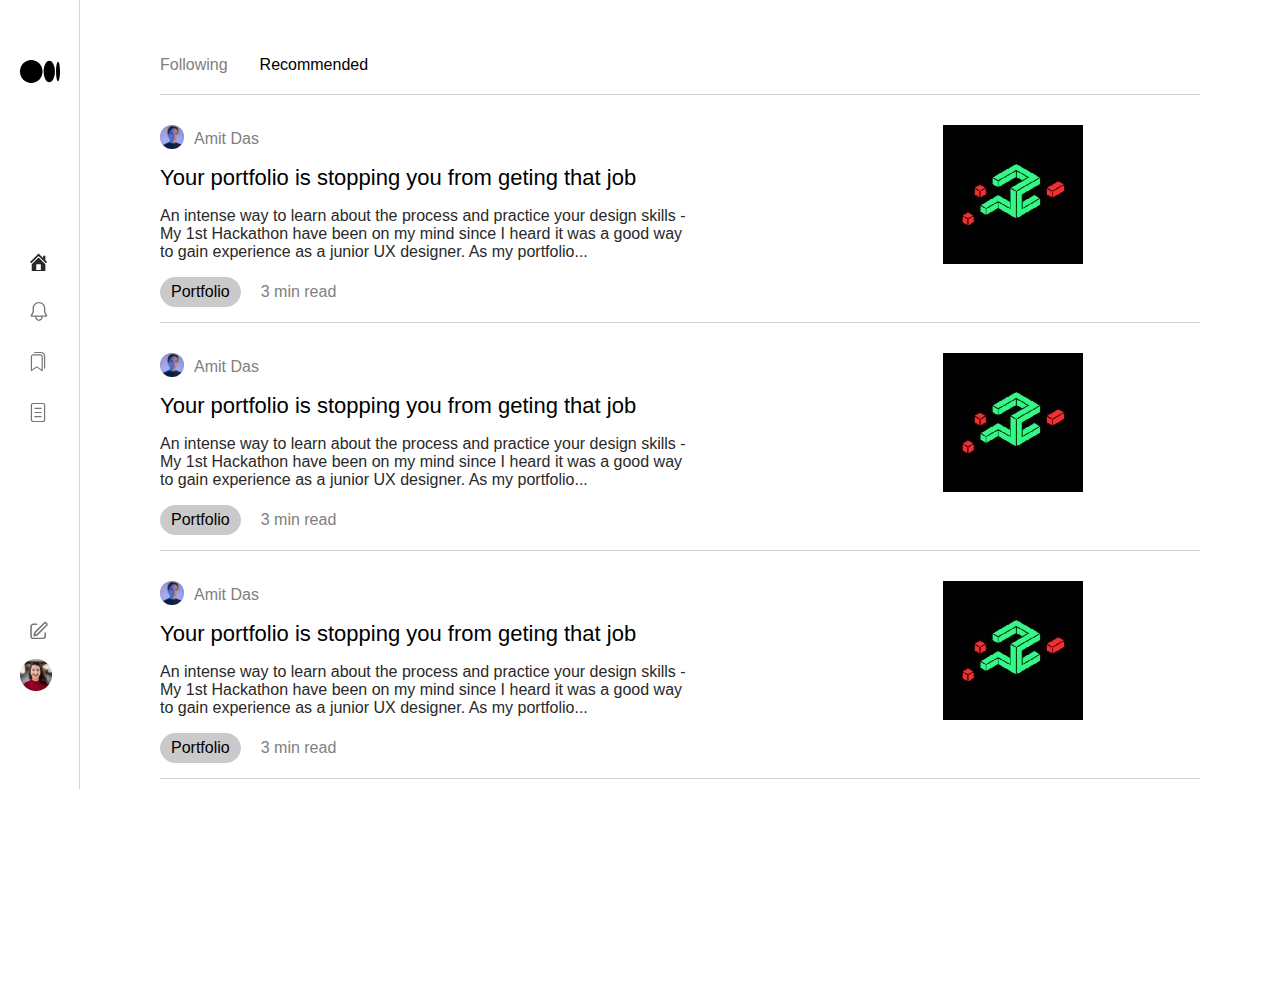
<file: lab2/index.html>
<!DOCTYPE html>
<html lang="en">
<head>
    <meta charset="UTF-8">
    <meta http-equiv="X-UA-Compatible" content="IE=edge">
    <meta name="viewport" content="width=device-width, initial-scale=1.0">
    <link rel="stylesheet" href="./css/main.css">
    <link rel="stylesheet" href="./css/reset.css">
    <link rel="stylesheet" href="./css/fonts/stylesheet.css">
    <title>Сайт</title>
</head>
<body>

    <div class="container">

        <!-- шапка -->
        <div class="header">
            <div class="logo">
                <a href="#">
                    <svg class="logo" width="40" height="23" viewBox="0 0 40 23" fill="none" xmlns="http://www.w3.org/2000/svg">
                        <path d="M22.5624 11.5002C22.5624 17.8514 17.5116 23 11.2814 23C5.05122 23 0 17.8502 0 11.5002C0 5.15017 5.05083 0 11.2814 0C17.512 0 22.5624 5.14901 22.5624 11.5002ZM34.9381 11.5002C34.9381 17.4785 32.4126 22.3267 29.2974 22.3267C26.1821 22.3267 23.6567 17.4785 23.6567 11.5002C23.6567 5.52192 26.1817 0.673652 29.297 0.673652C32.4123 0.673652 34.9377 5.52037 34.9377 11.5002H34.9381ZM40 11.5002C40 16.8553 39.1119 21.1991 38.0162 21.1991C36.9204 21.1991 36.0327 16.8564 36.0327 11.5002C36.0327 6.14397 36.9207 1.80132 38.0162 1.80132C39.1116 1.80132 40 6.14358 40 11.5002Z" fill="black"/>
                    </svg>
                </a>
            </div> 
            <div class="buttons">
                <a href="#">
                    <svg class="button-1" width="19" height="20" viewBox="0 0 19 20" fill="none" xmlns="http://www.w3.org/2000/svg">
                        <path d="M16.236 7.7L18.072 9.536L16.8 10.808L9.036 3.044L1.272 10.808L0 9.536L9.036 0.5L13.836 5.3V2.9H16.236V7.7ZM9.036 4.748L16.236 11.936V19.1H1.836V11.936L9.036 4.748ZM11.436 17.9V11.9H6.636V17.9H11.436Z" fill="#292929"/>
                    </svg>                       
                    <svg class="button-2" width="20" height="21" viewBox="0 0 20 21" fill="none" xmlns="http://www.w3.org/2000/svg">
                        <path d="M19.1064 14.8392L17.0594 11.0599V7.125C17.0594 3.19627 13.8631 0 9.93438 0C6.00564 0 2.80938 3.19627 2.80938 7.125V11.0599L0.76225 14.8391C0.669415 15.0105 0.622691 15.203 0.626656 15.3979C0.630621 15.5927 0.685139 15.7832 0.784869 15.9507C0.884598 16.1181 1.02612 16.2568 1.19556 16.3531C1.365 16.4494 1.55656 16.5 1.75145 16.5H5.82653C5.81517 16.6247 5.80942 16.7498 5.80933 16.875C5.80933 17.969 6.24393 19.0182 7.01751 19.7918C7.7911 20.5654 8.84031 21 9.93433 21C11.0283 21 12.0776 20.5654 12.8511 19.7918C13.6247 19.0182 14.0593 17.969 14.0593 16.875C14.0593 16.7484 14.0533 16.6236 14.0421 16.5H18.1172C18.3121 16.5 18.5036 16.4493 18.673 16.353C18.8424 16.2567 18.9839 16.1181 19.0837 15.9506C19.1834 15.7832 19.2379 15.5927 19.2418 15.3979C19.2458 15.2031 19.1991 15.0105 19.1063 14.8392H19.1064ZM12.5594 16.875C12.5597 17.2357 12.4856 17.5927 12.3418 17.9235C12.198 18.2543 11.9876 18.552 11.7236 18.7979C11.4597 19.0438 11.1479 19.2326 10.8077 19.3526C10.4675 19.4726 10.1062 19.5212 9.74638 19.4954C9.38657 19.4696 9.03594 19.3698 8.71639 19.2025C8.39683 19.0351 8.1152 18.8036 7.88908 18.5226C7.66296 18.2415 7.4972 17.9168 7.40215 17.5688C7.30709 17.2208 7.28478 16.857 7.33661 16.5H12.5321C12.5501 16.6242 12.5592 16.7495 12.5594 16.875ZM2.38103 15L4.30938 11.4401V7.125C4.30938 5.63316 4.90201 4.20242 5.9569 3.14752C7.01179 2.09263 8.44253 1.5 9.93438 1.5C11.4262 1.5 12.857 2.09263 13.9118 3.14752C14.9667 4.20242 15.5594 5.63316 15.5594 7.125V11.4401L17.4876 15H2.38103Z" fill="#757575"/>
                    </svg>
                    <svg class="button-3" width="16" height="21" viewBox="0 0 16 21" fill="none" xmlns="http://www.w3.org/2000/svg">
                        <path d="M3.5216 2.09999C3.73224 1.73516 4.0352 1.43219 4.40003 1.22155C4.76487 1.0109 5.17872 0.900005 5.6 0.899994H11C12.1139 0.899994 13.1822 1.34249 13.9698 2.13015C14.7575 2.9178 15.2 3.98608 15.2 5.09999V17.1C15.1999 17.2085 15.1705 17.315 15.1147 17.4081C15.0589 17.5012 14.9789 17.5774 14.8832 17.6286C14.7875 17.6799 14.6797 17.7042 14.5713 17.699C14.4629 17.6938 14.358 17.6593 14.2676 17.5992L14 17.4216V5.09999C14 4.30434 13.6839 3.54128 13.1213 2.97867C12.5587 2.41606 11.7956 2.09999 11 2.09999H3.5216ZM3.2 3.29999C2.56348 3.29999 1.95303 3.55285 1.50294 4.00294C1.05286 4.45302 0.799999 5.06347 0.799999 5.69999V19.5C0.800055 19.6085 0.829548 19.715 0.885336 19.8081C0.941124 19.9012 1.02112 19.9774 1.1168 20.0286C1.21248 20.0799 1.32026 20.1042 1.42867 20.099C1.53708 20.0938 1.64205 20.0593 1.7324 19.9992L6.8 16.6212L11.8676 19.9992C11.958 20.0593 12.0629 20.0938 12.1713 20.099C12.2797 20.1042 12.3875 20.0799 12.4832 20.0286C12.5789 19.9774 12.6589 19.9012 12.7147 19.8081C12.7705 19.715 12.7999 19.6085 12.8 19.5V5.69999C12.8 5.06347 12.5471 4.45302 12.0971 4.00294C11.647 3.55285 11.0365 3.29999 10.4 3.29999H3.2ZM2 5.69999C2 5.38173 2.12643 5.07651 2.35147 4.85147C2.57652 4.62642 2.88174 4.49999 3.2 4.49999H10.4C10.7183 4.49999 11.0235 4.62642 11.2485 4.85147C11.4736 5.07651 11.6 5.38173 11.6 5.69999V18.3792L7.1324 15.4008C7.03393 15.3353 6.91828 15.3003 6.8 15.3003C6.68172 15.3003 6.56607 15.3353 6.4676 15.4008L2 18.3792V5.69999Z" fill="#757575"/>
                    </svg>
                    <svg class="button-4" width="16" height="21" viewBox="0 0 16 21" fill="none" xmlns="http://www.w3.org/2000/svg">
                        <path d="M3.2 0.899994H12.8C13.4365 0.899994 14.047 1.15285 14.4971 1.60294C14.9471 2.05302 15.2 2.66347 15.2 3.29999V17.7C15.2 18.3365 14.9471 18.947 14.4971 19.3971C14.047 19.8471 13.4365 20.1 12.8 20.1H3.2C2.56348 20.1 1.95303 19.8471 1.50294 19.3971C1.05286 18.947 0.799999 18.3365 0.799999 17.7V3.29999C0.799999 2.66347 1.05286 2.05302 1.50294 1.60294C1.95303 1.15285 2.56348 0.899994 3.2 0.899994ZM3.2 2.09999C2.88174 2.09999 2.57652 2.22642 2.35147 2.45147C2.12643 2.67651 2 2.98173 2 3.29999V17.7C2 18.0183 2.12643 18.3235 2.35147 18.5485C2.57652 18.7736 2.88174 18.9 3.2 18.9H12.8C13.1183 18.9 13.4235 18.7736 13.6485 18.5485C13.8736 18.3235 14 18.0183 14 17.7V3.29999C14 2.98173 13.8736 2.67651 13.6485 2.45147C13.4235 2.22642 13.1183 2.09999 12.8 2.09999H3.2ZM11.6 6.29999C11.6 6.44042 11.5508 6.57642 11.4609 6.68431C11.371 6.79219 11.2461 6.86512 11.108 6.89039L11 6.89999H5C4.85006 6.90027 4.70546 6.8444 4.59466 6.74338C4.48386 6.64237 4.4149 6.50353 4.40135 6.35421C4.3878 6.20489 4.43065 6.0559 4.52146 5.9366C4.61227 5.81729 4.74446 5.73631 4.892 5.70959L5 5.69999H11C11.1591 5.69999 11.3117 5.76321 11.4243 5.87573C11.5368 5.98825 11.6 6.14086 11.6 6.29999ZM11.6 10.5C11.6 10.6404 11.5508 10.7764 11.4609 10.8843C11.371 10.9922 11.2461 11.0651 11.108 11.0904L11 11.1H5C4.85006 11.1003 4.70546 11.0444 4.59466 10.9434C4.48386 10.8424 4.4149 10.7035 4.40135 10.5542C4.3878 10.4049 4.43065 10.2559 4.52146 10.1366C4.61227 10.0173 4.74446 9.93631 4.892 9.90959L5 9.89999H11C11.1591 9.89999 11.3117 9.96321 11.4243 10.0757C11.5368 10.1883 11.6 10.3409 11.6 10.5ZM11.6 14.7C11.6 14.8404 11.5508 14.9764 11.4609 15.0843C11.371 15.1922 11.2461 15.2651 11.108 15.2904L11 15.3H5C4.85006 15.3003 4.70546 15.2444 4.59466 15.1434C4.48386 15.0424 4.4149 14.9035 4.40135 14.7542C4.3878 14.6049 4.43065 14.4559 4.52146 14.3366C4.61227 14.2173 4.74446 14.1363 4.892 14.1096L5 14.1H11C11.1591 14.1 11.3117 14.1632 11.4243 14.2757C11.5368 14.3883 11.6 14.5409 11.6 14.7Z" fill="#757575"/>
                    </svg>
                    
                </a>
            </div>
            <div class="avatar-1">
                <a href="#">
                    <svg class="button-5" width="30" height="25" viewBox="0 0 20 21" fill="none" xmlns="http://www.w3.org/2000/svg">
                        <path d="M5.72 15.456L7.481 14.948L18.084 4.21803C18.1676 4.13233 18.2142 4.01716 18.2136 3.89741C18.2131 3.77767 18.1654 3.66295 18.081 3.57803L17.446 2.93603C17.405 2.89387 17.3559 2.8603 17.3018 2.83729C17.2477 2.81427 17.1895 2.80228 17.1306 2.802C17.0718 2.80172 17.0135 2.81316 16.9591 2.83566C16.9048 2.85816 16.8554 2.89126 16.814 2.93303L6.239 13.635L5.719 15.455L5.72 15.456ZM18.703 1.66403L19.338 2.30703C20.214 3.19403 20.222 4.62503 19.354 5.50303L8.428 16.561L4.664 17.645C4.4342 17.7094 4.18826 17.6799 3.98016 17.5631C3.77206 17.4463 3.6188 17.2517 3.554 17.022C3.50578 16.8569 3.50509 16.6815 3.552 16.516L4.647 12.676L15.544 1.64703C15.7512 1.43839 15.9979 1.27309 16.2696 1.16078C16.5414 1.04847 16.8328 0.991398 17.1269 0.992887C17.4209 0.994377 17.7117 1.0544 17.9823 1.16946C18.2529 1.28451 18.4979 1.4523 18.703 1.66303V1.66403ZM7.184 2.81703C7.68 2.81703 8.082 3.22403 8.082 3.72603C8.08279 3.8447 8.06018 3.96236 8.01547 4.07228C7.97076 4.18221 7.90481 4.28224 7.82141 4.36666C7.73801 4.45108 7.63879 4.51824 7.52942 4.56429C7.42004 4.61034 7.30267 4.63438 7.184 4.63503H3.592C2.6 4.63503 1.796 5.44903 1.796 6.45203V17.358C1.796 18.362 2.6 19.176 3.592 19.176H14.368C15.36 19.176 16.165 18.362 16.165 17.358V13.723C16.165 13.221 16.567 12.814 17.063 12.814C17.559 12.814 17.961 13.221 17.961 13.724V17.358C17.961 19.366 16.352 20.994 14.368 20.994H3.592C1.608 20.994 0 19.366 0 17.358V6.45203C0 4.44503 1.608 2.81703 3.592 2.81703H7.184Z" fill="#757575"/>
                    </svg>                        
                    <img src="./img/avatar.png">
                </a>
            </div>
        </div>
    

        <!-- контент -->
        <div class="content">
            <div class="content-top">
                <div class="Following">
                    <a href="#">Following</a>
                </div>
                <div class="Recommended">
                    <a href="#">Recommended</a>
                </div>
            </div>
            <div class="user">
                <div class="user-content">
                <div class="user-head">
                    <div class="user-avatar">
                        <a href="#">
                            <img class="user-avatar-1" src="./img/user-avatar.svg">
                        </a>
                    </div>
                    <div class="user-name">
                        <a href="#">Amit Das</a>
                    </div>
                </div>
                <div class="text-user-head">
                    <h2>Your portfolio is stopping you from geting that job</h2>
                </div>
                <div class="text-user">
                    An intense way to learn about the process and practice your design skills - My 1st Hackathon have been on my mind since I heard it was a good way to gain experience as a junior UX designer. As my portfolio...
                </div>
                <div class="user-button-flex">
                        <button class="user-button-1" >Portfolio</button>
                        <div class="user-button-2">
                            <a href="#">3 min read</a>
                        </div>
                </div>
                </div>
                <div class="image-user">
                    <a href="#">
                    <img src=" ./img/image 1.png">
                    </a>
                </div>
            </div>
            <div class="user">
                <div class="user-content">
                <div class="user-head">
                    <div class="user-avatar">
                        <a href="#">
                            <img class="user-avatar-1" src="./img/user-avatar.svg">
                        </a>
                    </div>
                    <div class="user-name">
                        <a href="#">Amit Das</a>
                    </div>
                </div>
                <div class="text-user-head">
                    <h2>Your portfolio is stopping you from geting that job</h2>
                </div>
                <div class="text-user">
                    An intense way to learn about the process and practice your design skills - My 1st Hackathon have been on my mind since I heard it was a good way to gain experience as a junior UX designer. As my portfolio...
                </div>
                <div class="user-button-flex">
                        <button class="user-button-1" >Portfolio</button>
                        <div class="user-button-2">
                            <a href="#">3 min read</a>
                        </div>
                </div>
                </div>
                <div class="image-user">
                    <a href="#">
                    <img src=" ./img/image 1.png">
                    </a>
                </div>
            </div>

            <div class="user">
                <div class="user-content">
                <div class="user-head">
                    <div class="user-avatar">
                        <a href="#">
                            <img class="user-avatar-1" src="./img/user-avatar.svg">
                        </a>
                    </div>
                    <div class="user-name">
                        <a href="#">Amit Das</a>
                    </div>
                </div>
                <div class="text-user-head">
                    <h2>Your portfolio is stopping you from geting that job</h2>
                </div>
                <div class="text-user">
                    An intense way to learn about the process and practice your design skills - My 1st Hackathon have been on my mind since I heard it was a good way to gain experience as a junior UX designer. As my portfolio...
                </div>
                <div class="user-button-flex">
                        <button class="user-button-1" >Portfolio</button>
                        <div class="user-button-2">
                            <a href="#">3 min read</a>
                        </div>
                </div>
                </div>
                <div class="image-user">
                    <a href="#">
                    <img src=" ./img/image 1.png">
                    </a>
                </div>
            </div>
        </div>

        <!-- поисковик -->
        <div class="search-engine">
            <div class="search">
                <img class="input-img" src="./img/search.svg" alt="input-img">
                <input class="input" placeholder="Search">
            </div>
            <div class="head-search-text">
                <p class="ellipse"></p>
                <h2 class="head-text">What We're Reading Today</h2>
            </div>
            <div class="uaer-search-text">
            <div class="user-head">
                <div class="user-avatar">
                    <a href="#">
                        <img class="user-avatar-1" src="./img/user-avatar.svg">
                    </a>
                </div>
                <div class="user-name">
                    <a href="#">Amit Das</a>
                </div>
            </div>
                <div class="search-text">
                    <h2>Your portfolio is stopping you from geting that job</h2>
                </div>
            
                <div class="user-head">
                <div class="user-avatar">
                    <a href="#">
                        <img class="user-avatar-1" src="./img/user-avatar.svg">
                    </a>
                </div>
                <div class="user-name">
                    <a href="#">Amit Das</a>
                </div>
            </div>
                <div class="search-text">
                    <h2>Your portfolio is stopping you from geting that job</h2>
                </div>

                <div class="user-head">
                <div class="user-avatar">
                    <a href="#">
                        <img class="user-avatar-1" src="./img/user-avatar.svg">
                    </a>
                </div>
                <div class="user-name">
                    <a href="#">Amit Das</a>
                </div>
            </div>
                <div class="search-text">
                    <h2>Your portfolio is stopping you from geting that job</h2>
                </div>

                <div class="last-search-text">
                    <a href="#">See the full list</a>
                </div>
            </div>
        </div>

    </div>

</body>
</file>
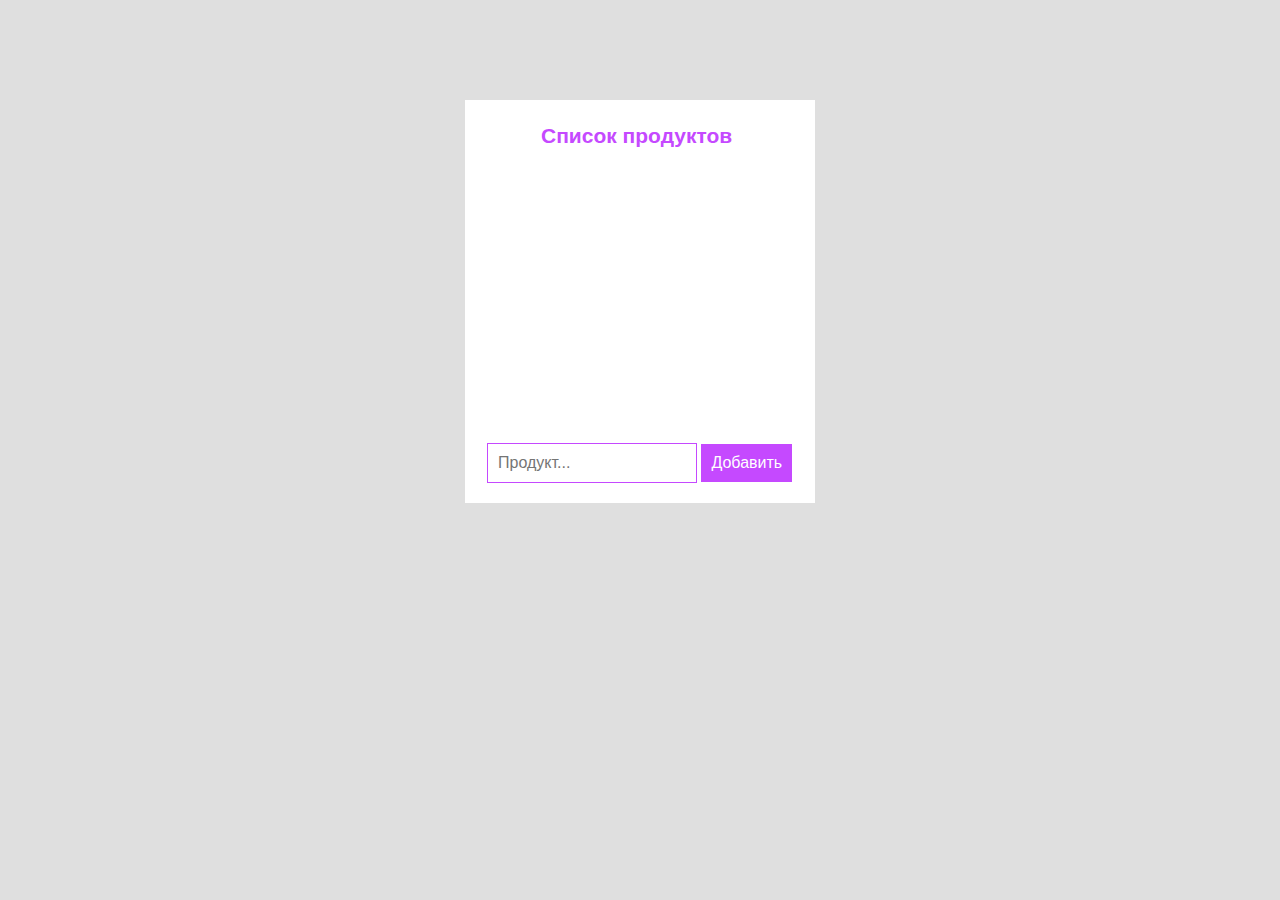
<file: lab3/index.html>
<!DOCTYPE html>
<html lang="en">
<head>
    <meta charset="UTF-8">
    <meta http-equiv="X-UA-Compatible" content="IE=edge">
    <meta name="viewport" content="width=device-width, initial-scale=1.0">
    <link rel="stylesheet" href="./css/main.css">
    <link rel="stylesheet" href="./css/reset.css">

    <title>Список</title>
</head>
<body>
   
    <div class="container">
        <div class="head-grocery-list">
            <h1>Список продуктов</h1>
        </div>
     
        <div class="input">
            <ul id="result">
            </ul> 
            <input type="text" id="input" placeholder="Продукт..." >
            <button id="btn">Добавить</button>
        </div>
    </div>
    <script src="./js/script.js"></script>
</body>
</file>
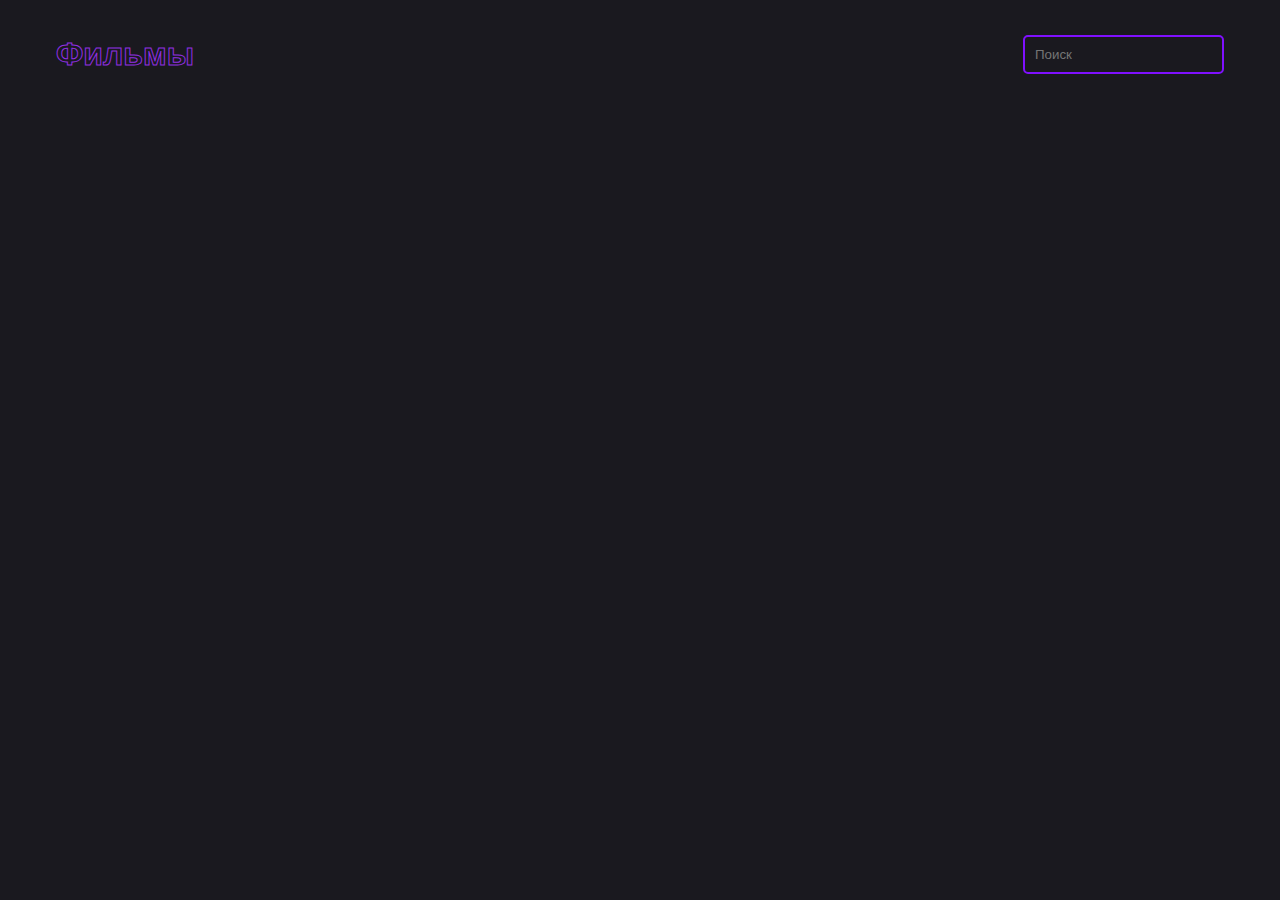
<file: lab4/index.html>
<!DOCTYPE html>
<html lang="ru">
  <head>
    <meta charset="UTF-8">
    <meta name="viewport" content="width=device-width, initial-scale=1.0">
    <link rel="stylesheet" href="css/main.css">
    <title>Фильмы</title>
  </head>
  <body>
    <header class="container">
      <div class="header-content">
        <a href="index.html" class="header-logo">Фильмы</a>
        <form>
          <input type="text" class="header-search" placeholder="Поиск">
        </form>
      </div>
    </header>
    <div class="container">
      <div class="movies"></div>
    </div>
    <script src="./js/script.js"></script>
  </body>
</html>
</file>
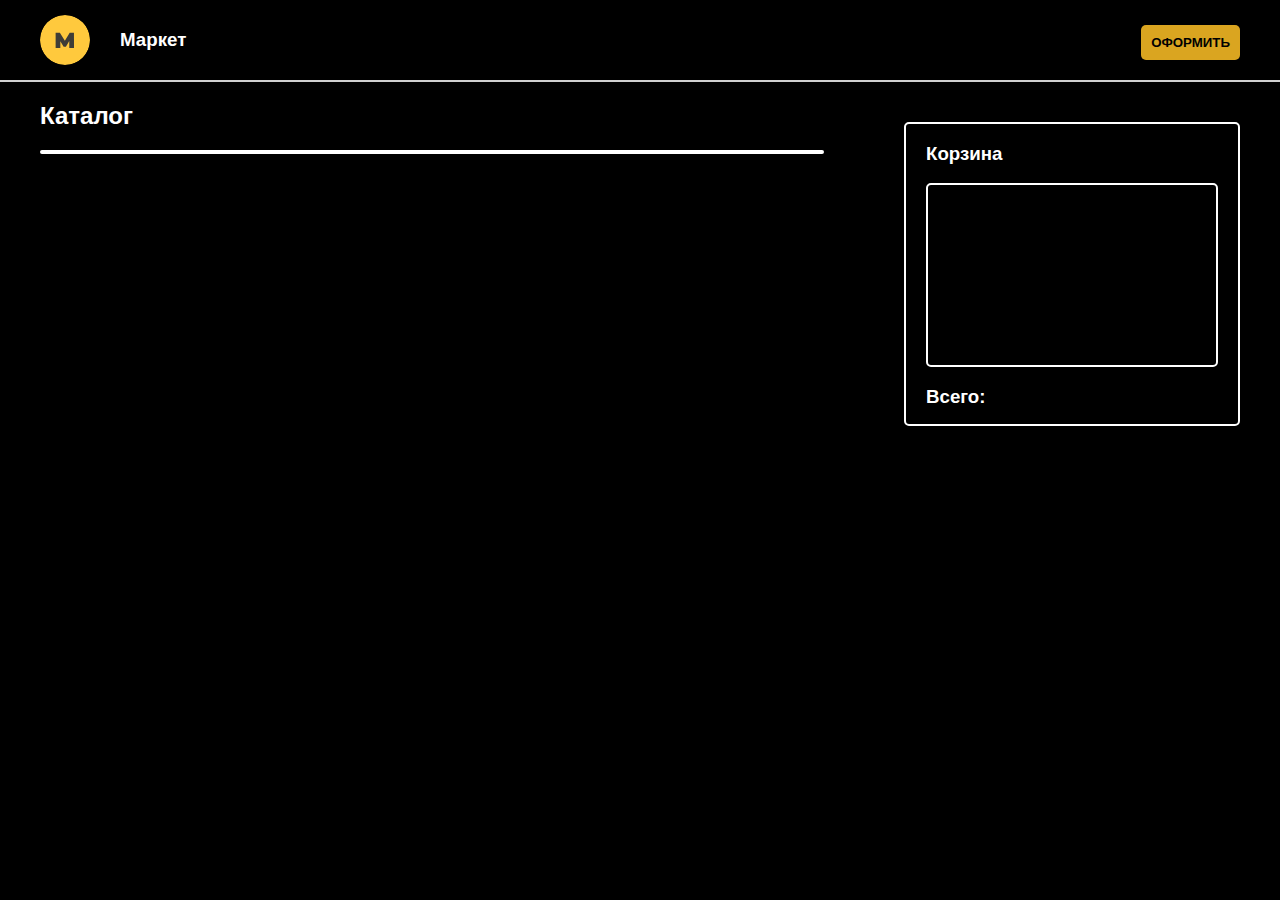
<file: lab5/index.html>
<!DOCTYPE html>
<html lang="ru">
  <head>
    <meta charset="UTF-8">
    <meta name="viewport" content="width=device-width, initial-scale=1.0">
    <link rel="stylesheet" href="css/main.css">
    <title>Маркет</title>
  </head>
<body>
<div class="header">
    <div class="logo">
        <img class="img-logo" src="./img/logo.svg">
        <h3>Маркет</h3>
    </div>
    <div class="design">
        <h5 class="design1">ОФОРМИТЬ</h5>
    </div>
</div>
<div class="contant">
  <div class="flex-contant">
    <div class="catalog">
      <div class="catalog-head">
        <h2>Каталог</h2>
      </div>
      <div class="products">

      </div>
    </div>
    <div class="basket">
      <div class="basket-block">
        <h3 class="basket-head">Корзина</h3>
        <div class="basket-products">

          
          

        </div>
        <h3 class="sum">Всего:</h3>
      </div>
    </div>
  </div>
</div>

<script src="./js/catalog.js"></script>
<script src="./js/basket.js"></script>
    
</body>
</file>
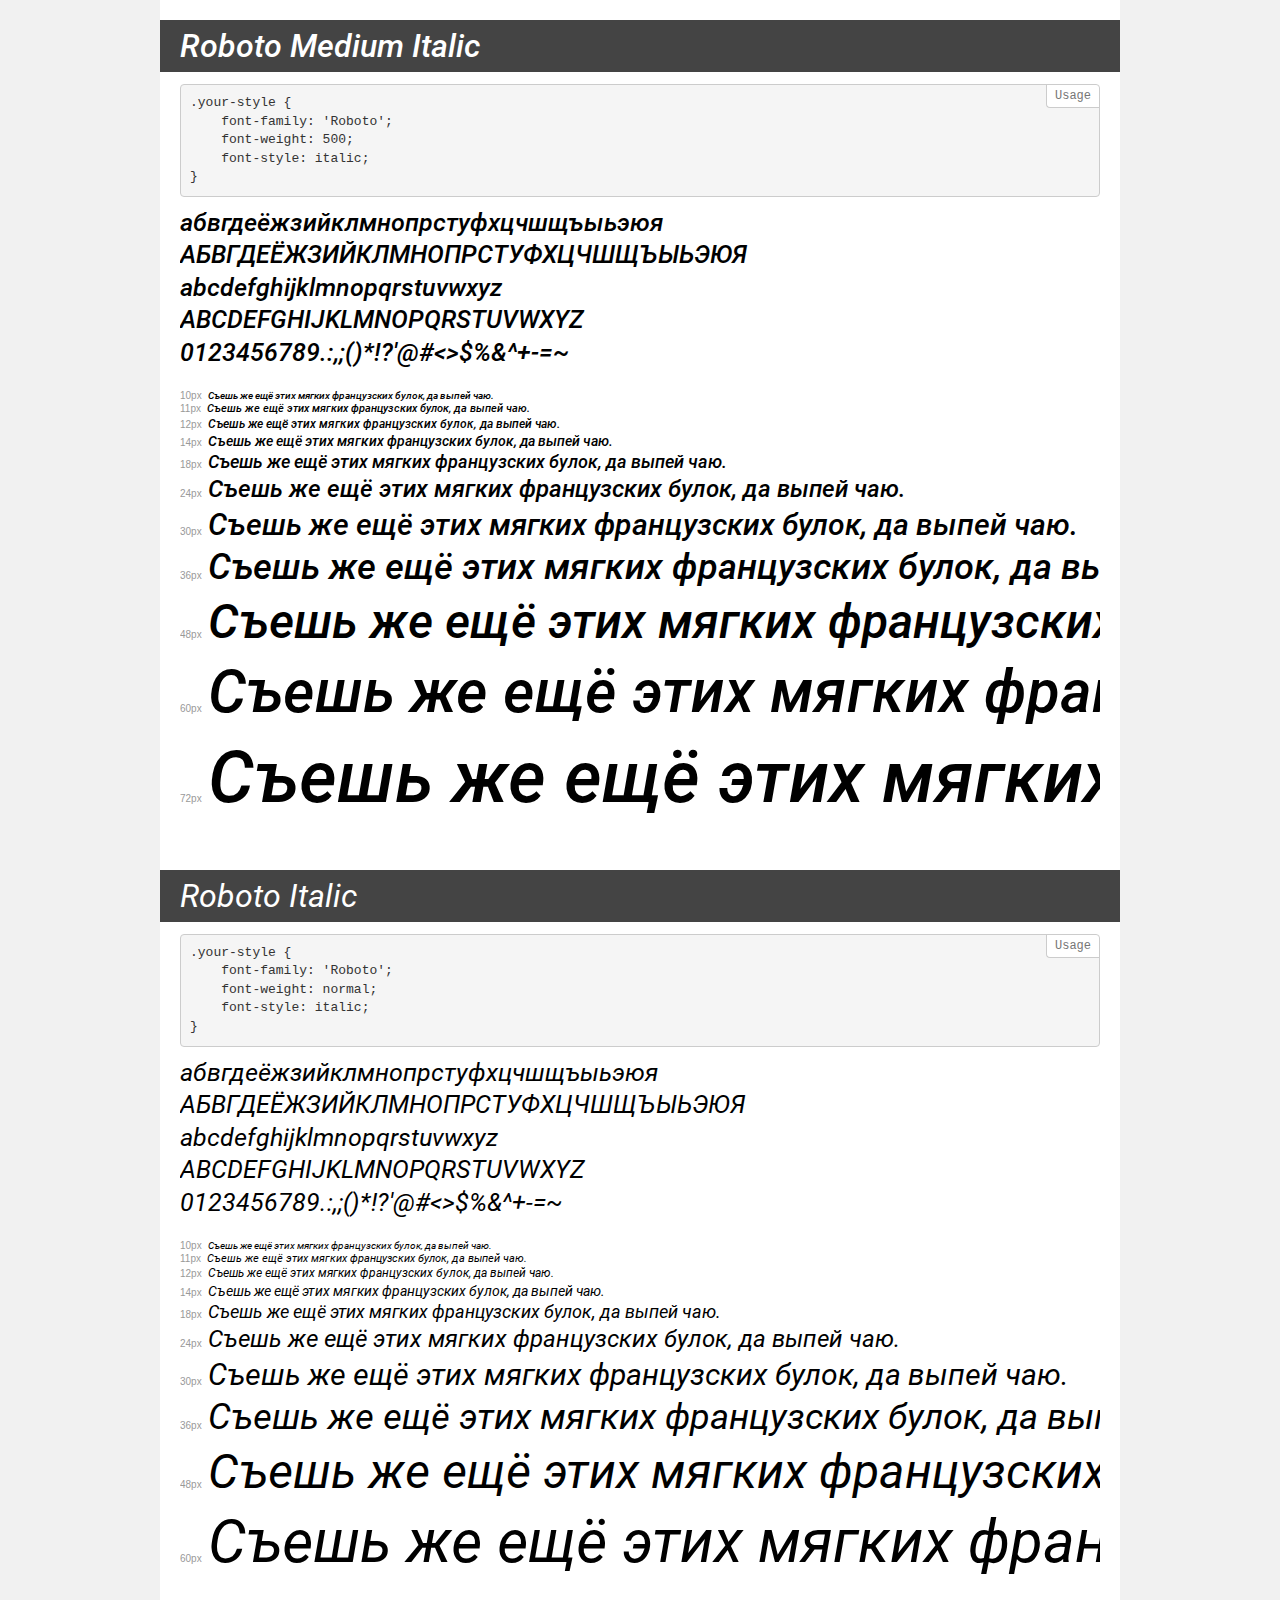
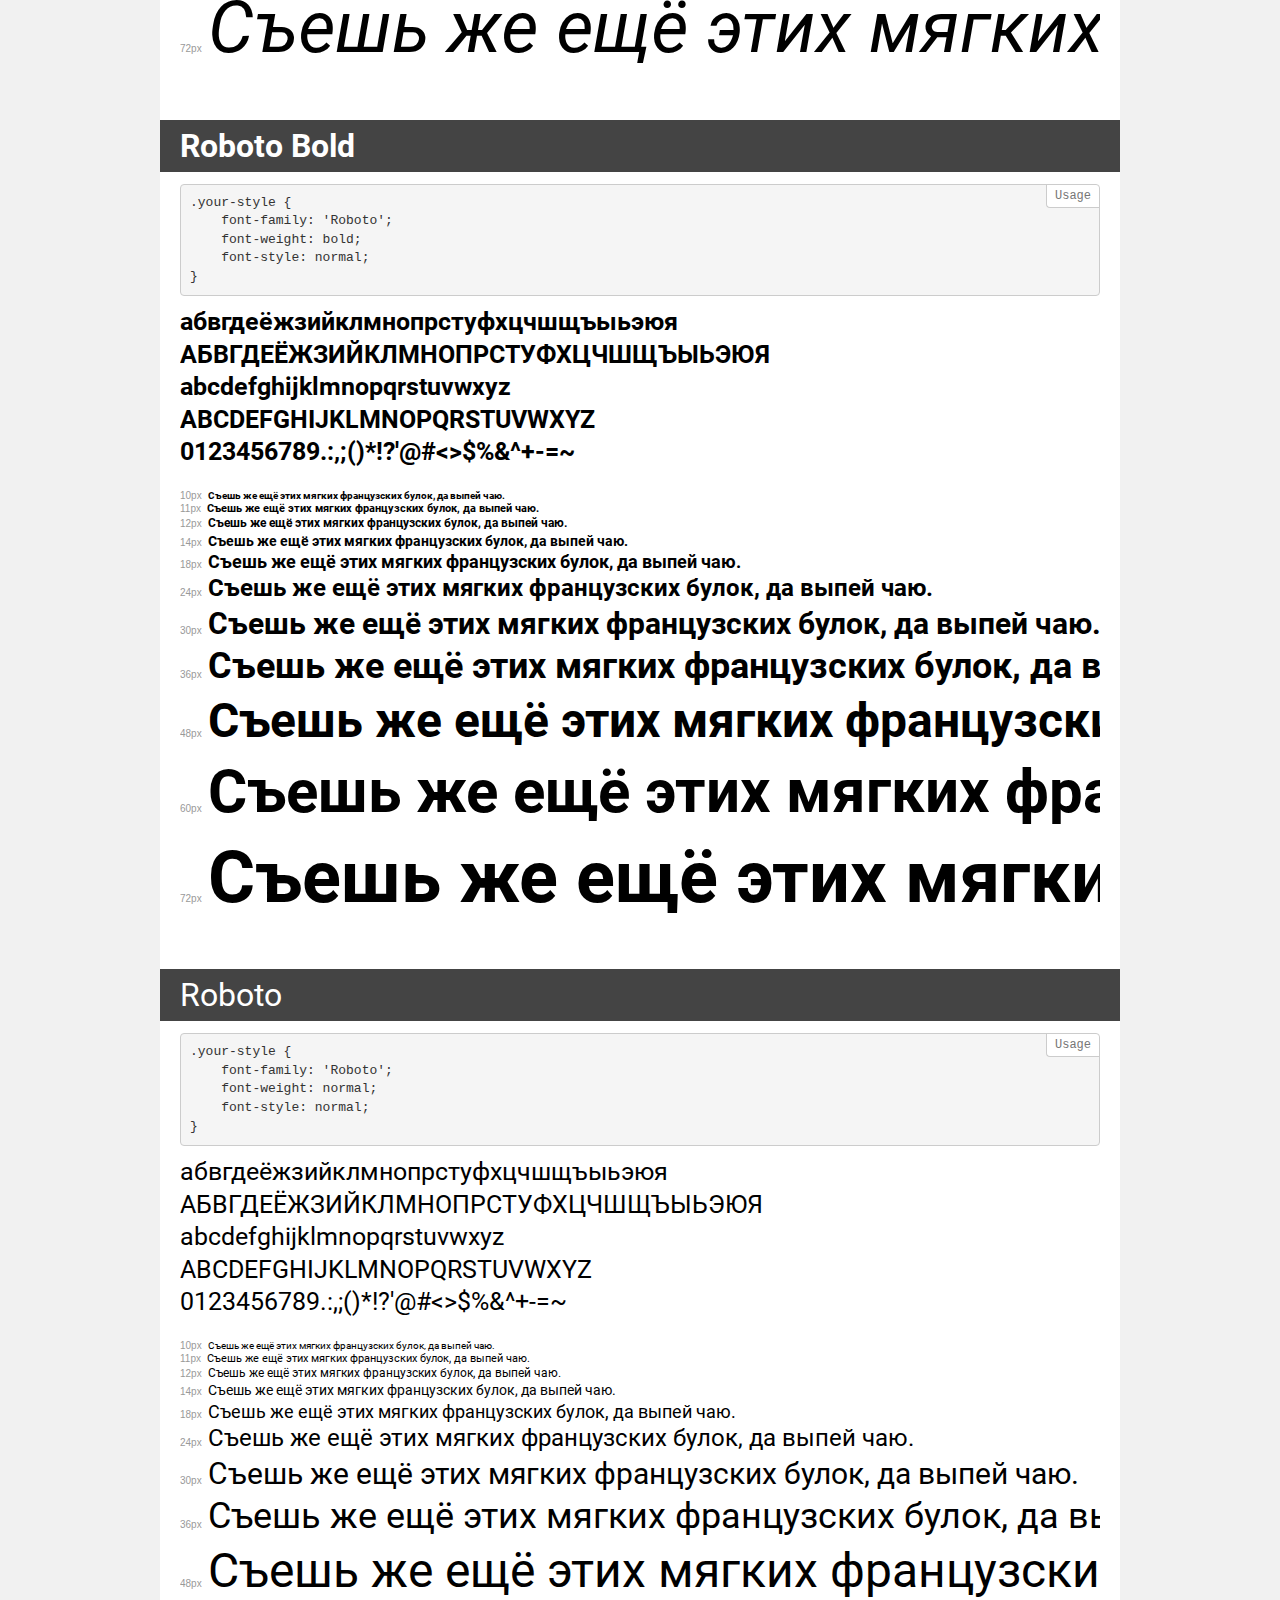
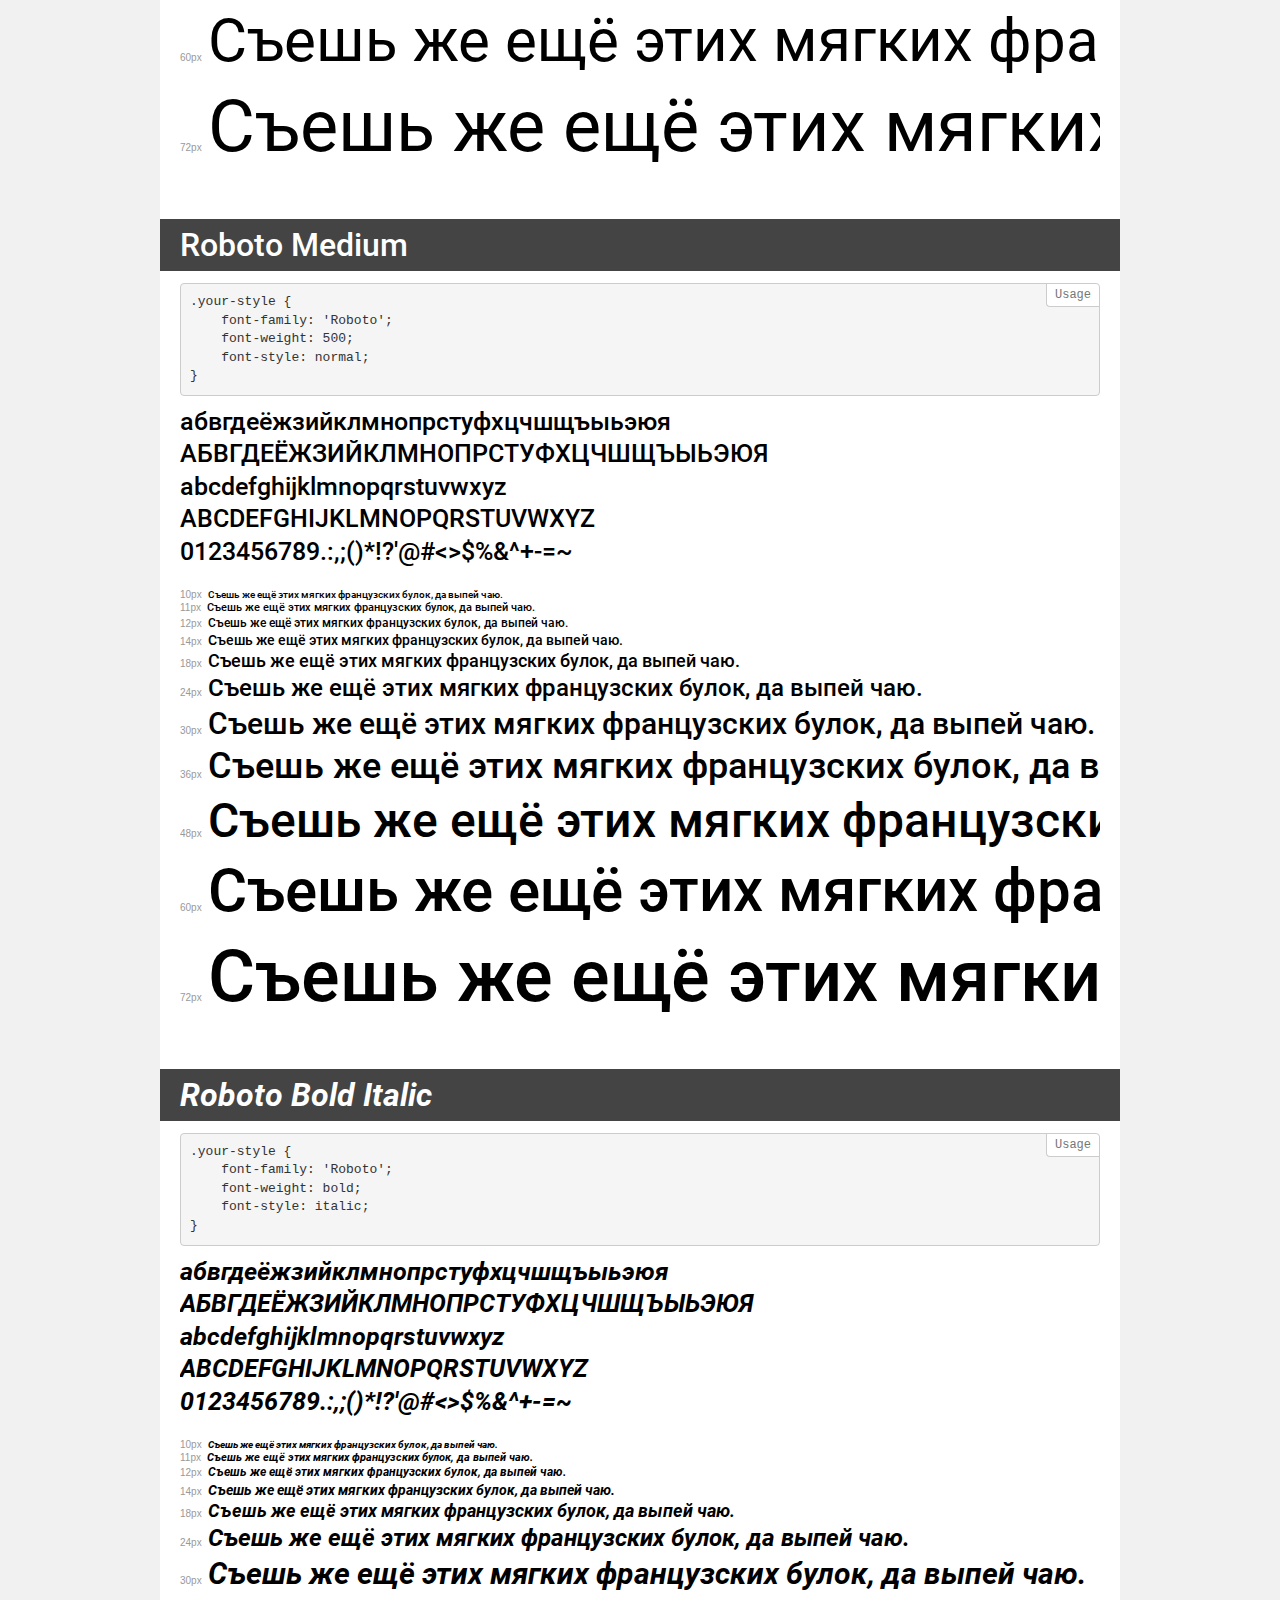
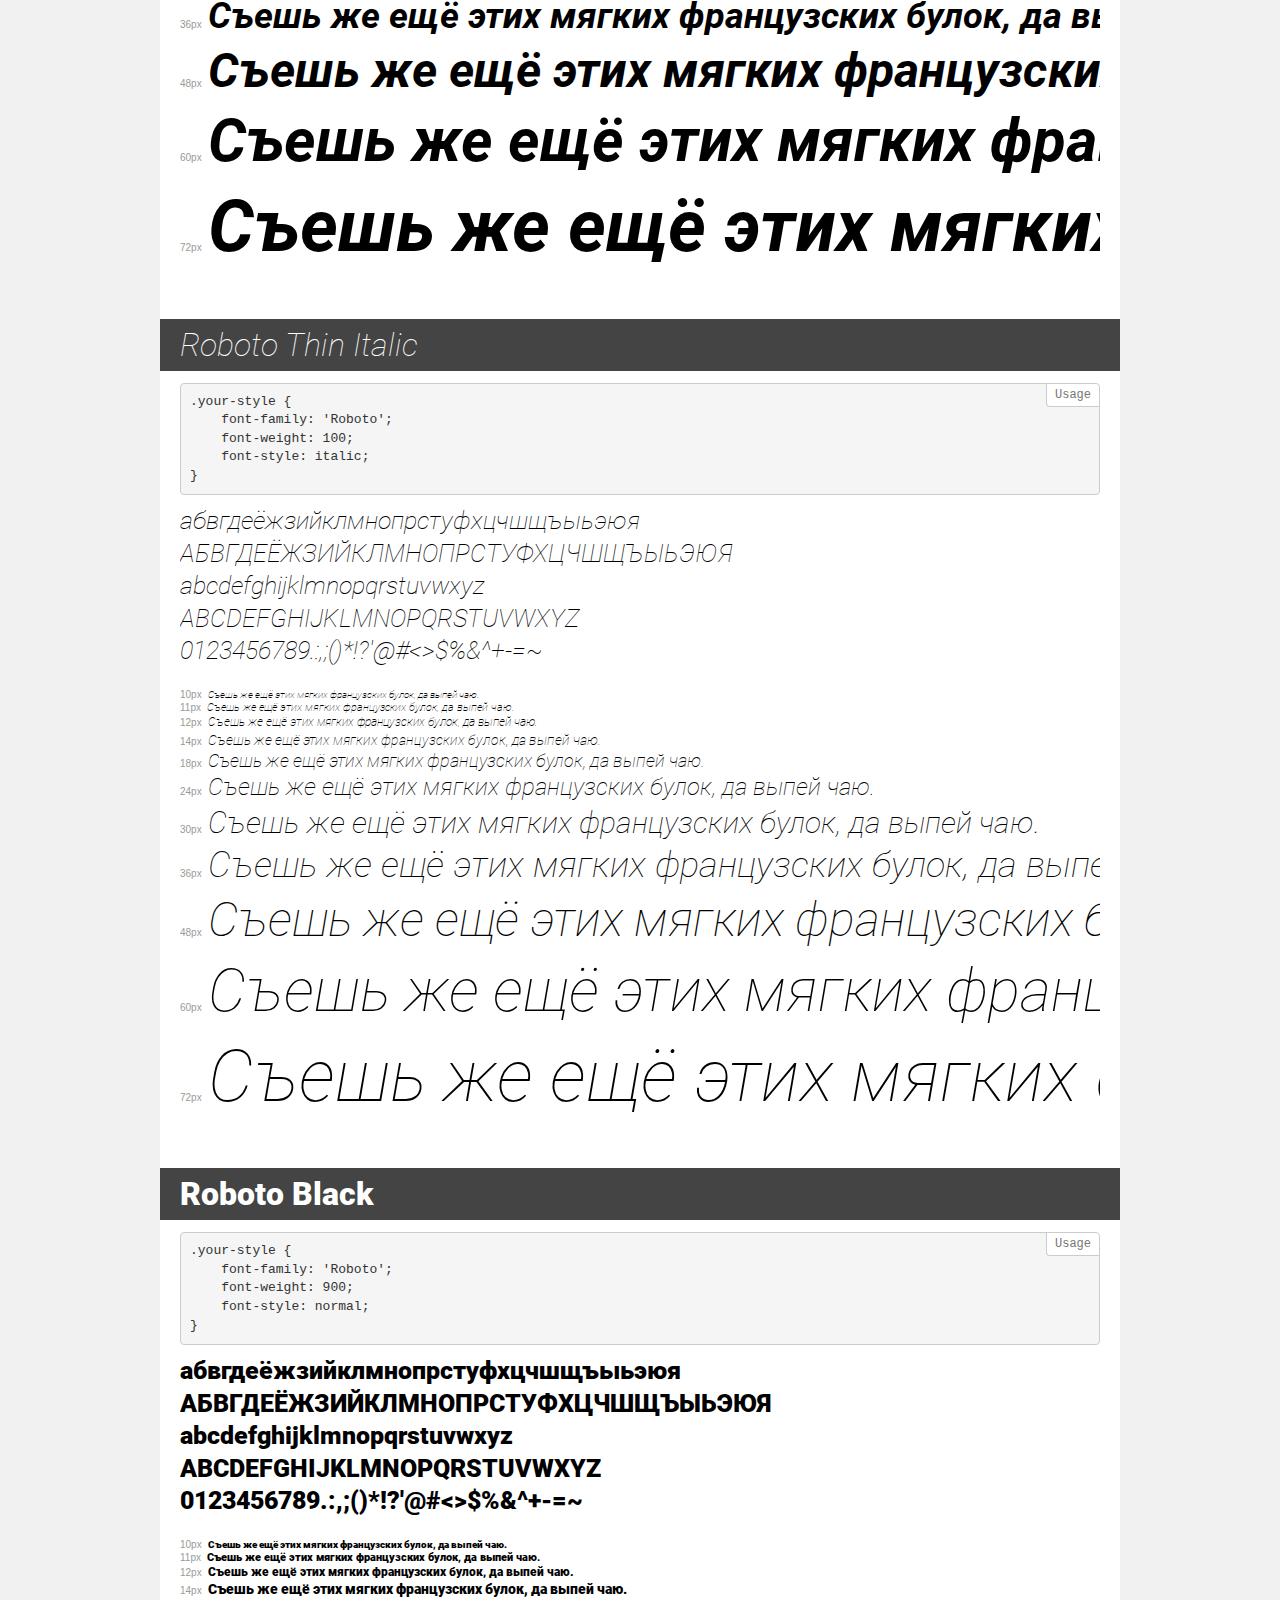
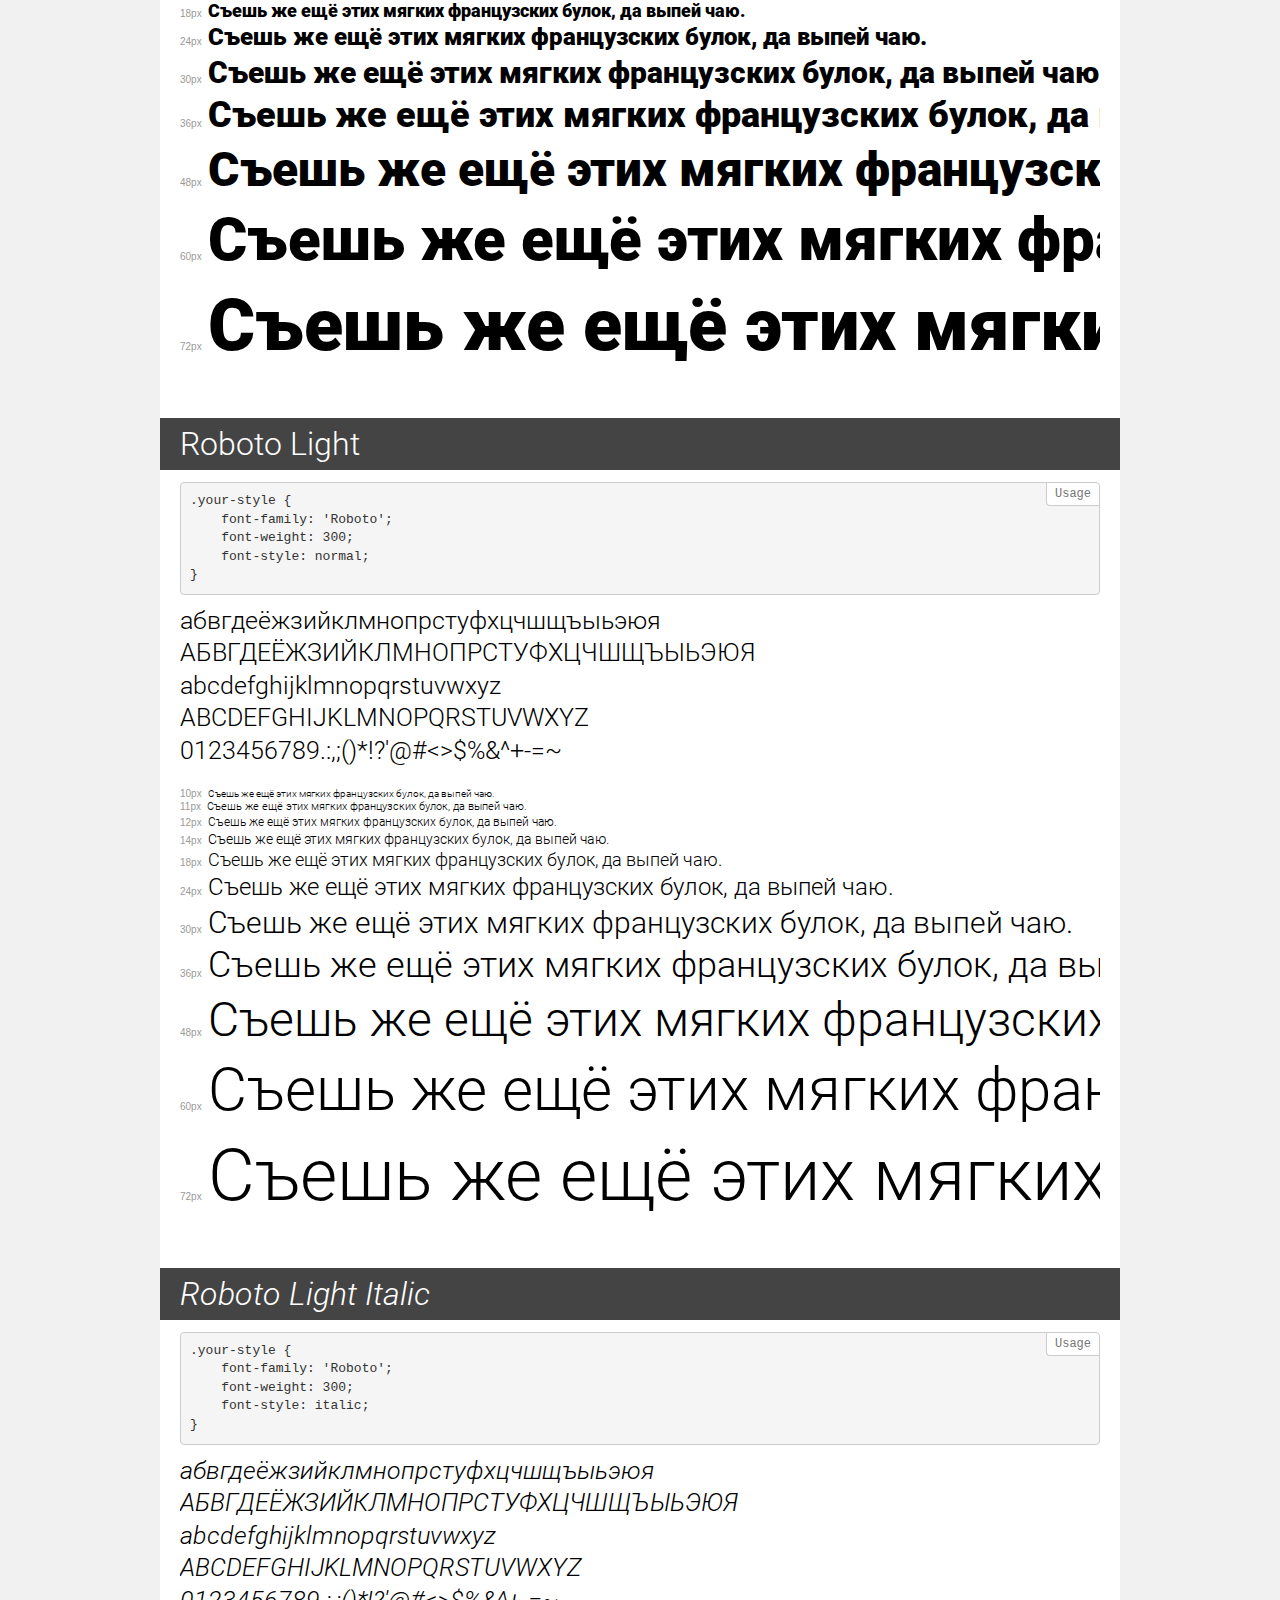
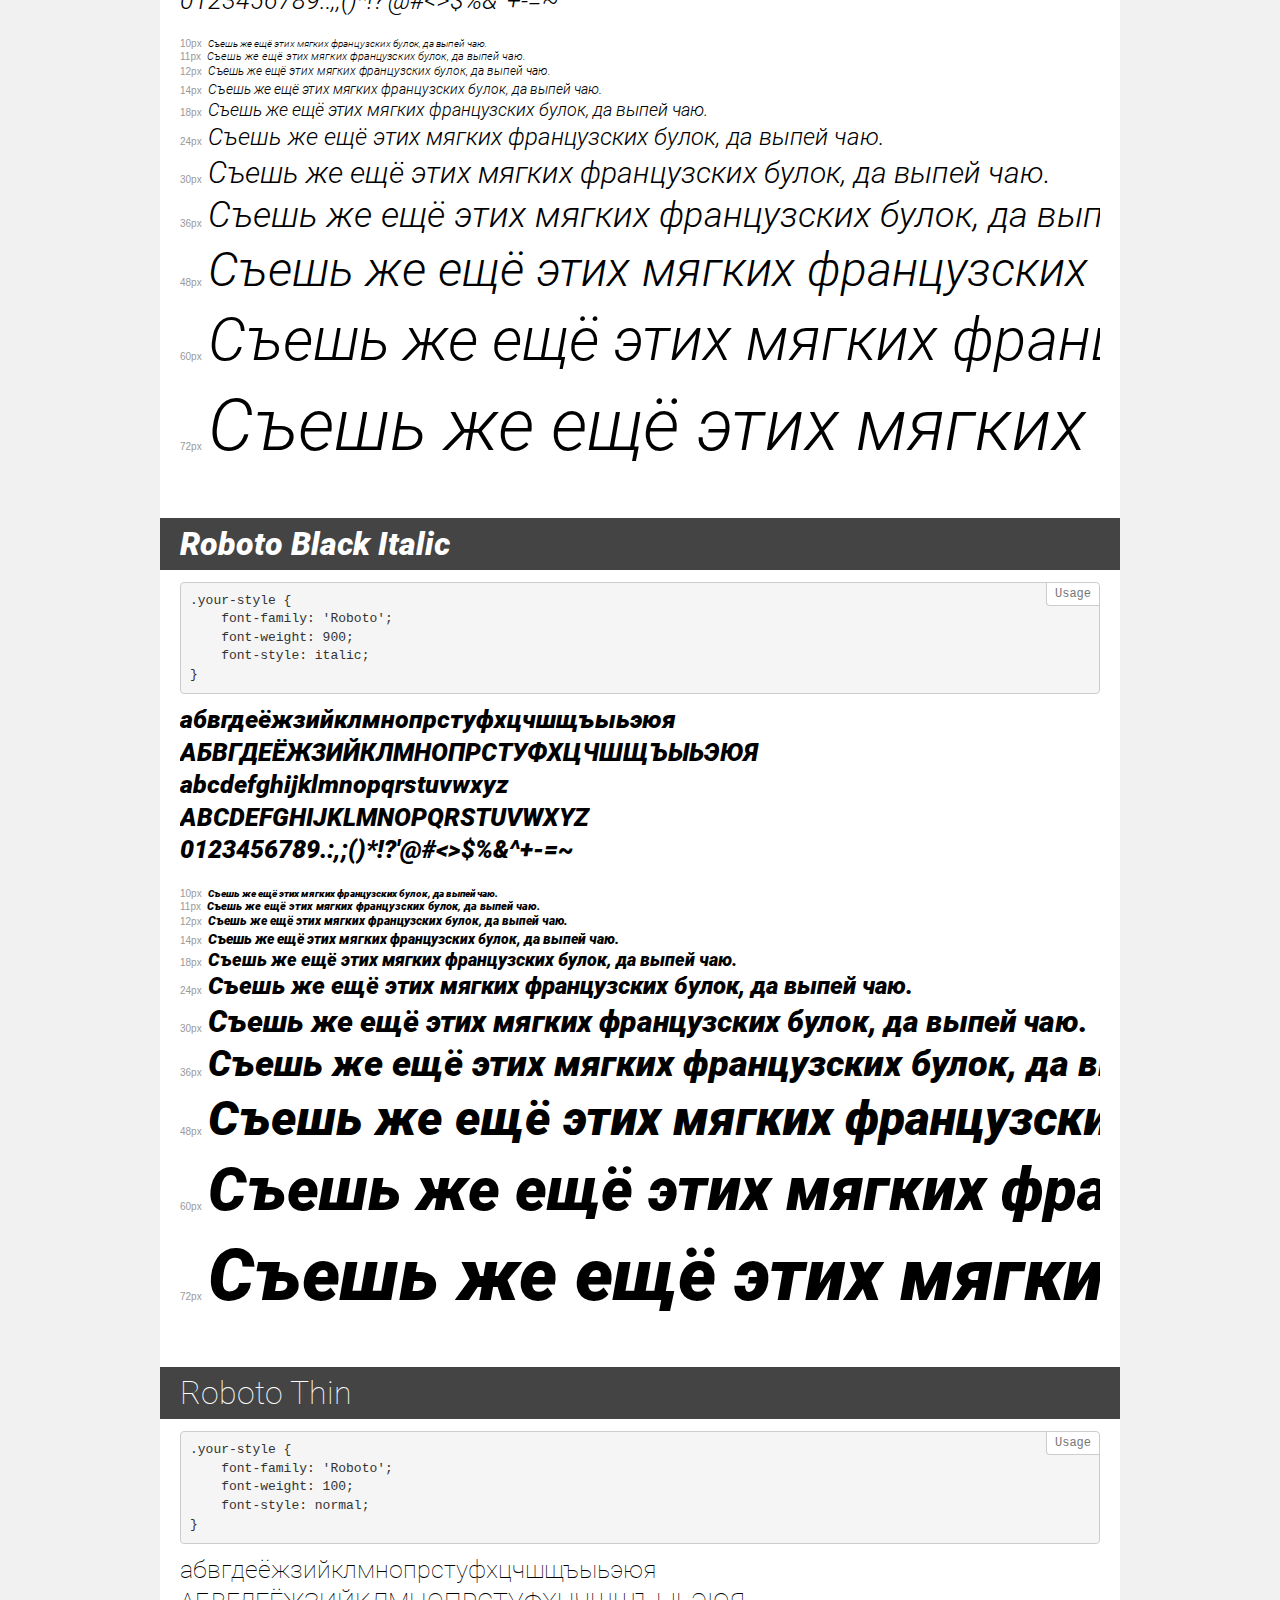
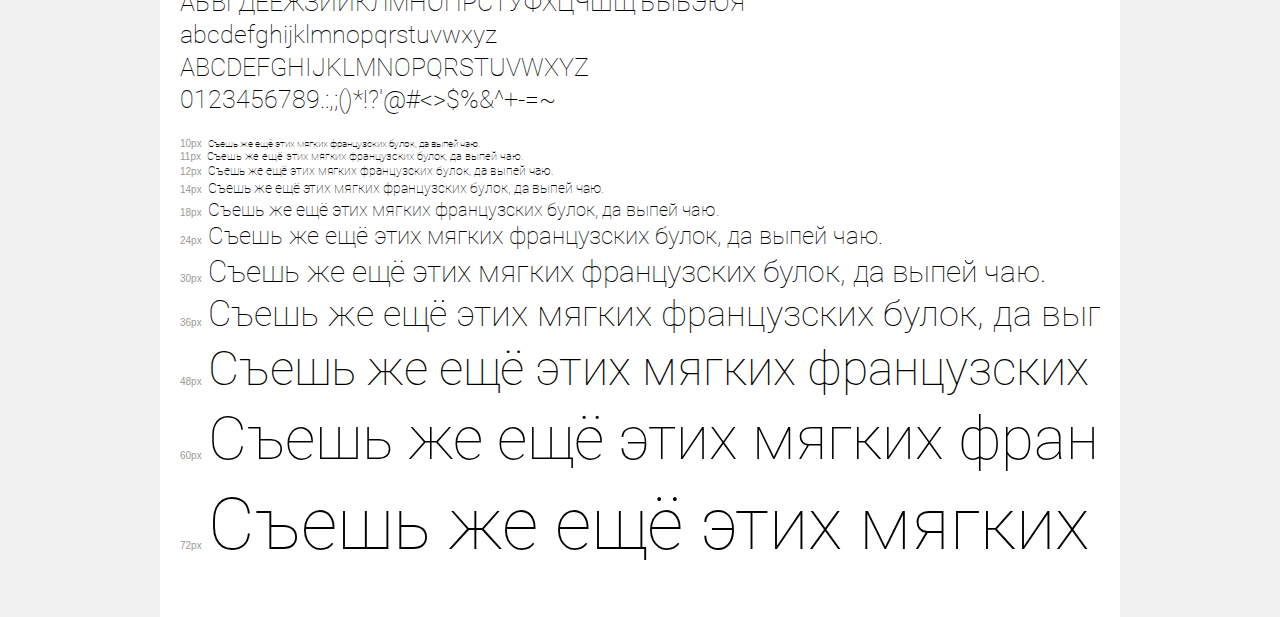
<file: lab2/css/fonts/demo.html>
<!DOCTYPE html>
<html>
<head>
    <meta charset="utf-8">
    <meta http-equiv="X-UA-Compatible" content="IE=edge">
    <meta name="viewport" content="width=device-width, initial-scale=1">
    <meta name="robots" content="noindex, noarchive">
    <title>Transfonter demo</title>
    <link href="stylesheet.css" rel="stylesheet">
    <style>
        /*
        http://meyerweb.com/eric/tools/css/reset/
        v2.0 | 20110126
        License: none (public domain)
        */
        html, body, div, span, applet, object, iframe,
        h1, h2, h3, h4, h5, h6, p, blockquote, pre,
        a, abbr, acronym, address, big, cite, code,
        del, dfn, em, img, ins, kbd, q, s, samp,
        small, strike, strong, sub, sup, tt, var,
        b, u, i, center,
        dl, dt, dd, ol, ul, li,
        fieldset, form, label, legend,
        table, caption, tbody, tfoot, thead, tr, th, td,
        article, aside, canvas, details, embed,
        figure, figcaption, footer, header, hgroup,
        menu, nav, output, ruby, section, summary,
        time, mark, audio, video {
            margin: 0;
            padding: 0;
            border: 0;
            font-size: 100%;
            font: inherit;
            vertical-align: baseline;
        }
        /* HTML5 display-role reset for older browsers */
        article, aside, details, figcaption, figure,
        footer, header, hgroup, menu, nav, section {
            display: block;
        }
        body {
            line-height: 1;
        }
        ol, ul {
            list-style: none;
        }
        blockquote, q {
            quotes: none;
        }
        blockquote:before, blockquote:after,
        q:before, q:after {
            content: '';
            content: none;
        }
        table {
            border-collapse: collapse;
            border-spacing: 0;
        }
        /* common styles */
        body {
            background: #f1f1f1;
            color: #000;
        }
        .page {
            background: #fff;
            width: 920px;
            margin: 0 auto;
            padding: 20px 20px 0 20px;
            overflow: hidden;
        }
        .font-container {
            overflow-x: auto;
            overflow-y: hidden;
            margin-bottom: 40px;
            line-height: 1.3;
            white-space: nowrap;
            padding-bottom: 5px;
        }
        h1 {
            position: relative;
            background: #444;
            font-size: 32px;
            color: #fff;
            padding: 10px 20px;
            margin: 0 -20px 12px -20px;
        }
        .letters {
            font-size: 25px;
            margin-bottom: 20px;
        }
        .s10:before {
            content: '10px';
        }
        .s11:before {
            content: '11px';
        }
        .s12:before {
            content: '12px';
        }
        .s14:before {
            content: '14px';
        }
        .s18:before {
            content: '18px';
        }
        .s24:before {
            content: '24px';
        }
        .s30:before {
            content: '30px';
        }
        .s36:before {
            content: '36px';
        }
        .s48:before {
            content: '48px';
        }
        .s60:before {
            content: '60px';
        }
        .s72:before {
            content: '72px';
        }
        .s10:before, .s11:before, .s12:before, .s14:before,
        .s18:before, .s24:before, .s30:before, .s36:before,
        .s48:before, .s60:before, .s72:before {
            font-family: Arial, sans-serif;
            font-size: 10px;
            font-weight: normal;
            font-style: normal;
            color: #999;
            padding-right: 6px;
        }
        pre {
            display: block;
            position: relative;
            padding: 9px;
            margin: 0 0 10px;
            font-family: Monaco, Menlo, Consolas, "Courier New", monospace !important;
            font-size: 13px;
            line-height: 1.428571429;
            color: #333;
            font-weight: normal !important;
            font-style: normal !important;
            background-color: #f5f5f5;
            border: 1px solid #ccc;
            overflow-x: auto;
            border-radius: 4px;
        }
        pre:after {
            display: block;
            position: absolute;
            right: 0;
            top: 0;
            content: 'Usage';
            line-height: 1;
            padding: 5px 8px;
            font-size: 12px;
            color: #767676;
            background-color: #fff;
            border: 1px solid #ccc;
            border-right: none;
            border-top: none;
            border-radius: 0 4px 0 4px;
            z-index: 10;
        }
        /* responsive */
        @media (max-width: 959px) {
            .page {
                width: auto;
                margin: 0;
            }
        }
    </style>
</head>
<body>
<div class="page">
    <div class="demo" style="font-family: 'Roboto'; font-weight: 500; font-style: italic;">
        <h1>Roboto Medium Italic</h1>
        <pre>.your-style {
    font-family: 'Roboto';
    font-weight: 500;
    font-style: italic;
}</pre>
        <div class="font-container">
            <p class="letters">
                абвгдеёжзийклмнопрстуфхцчшщъыьэюя<br>
АБВГДЕЁЖЗИЙКЛМНОПРСТУФХЦЧШЩЪЫЬЭЮЯ<br>
abcdefghijklmnopqrstuvwxyz<br>
ABCDEFGHIJKLMNOPQRSTUVWXYZ<br>
                0123456789.:,;()*!?'@#<>$%&^+-=~
            </p>
            <p class="s10" style="font-size: 10px;">Съешь же ещё этих мягких французских булок, да выпей чаю.</p>
            <p class="s11" style="font-size: 11px;">Съешь же ещё этих мягких французских булок, да выпей чаю.</p>
            <p class="s12" style="font-size: 12px;">Съешь же ещё этих мягких французских булок, да выпей чаю.</p>
            <p class="s14" style="font-size: 14px;">Съешь же ещё этих мягких французских булок, да выпей чаю.</p>
            <p class="s18" style="font-size: 18px;">Съешь же ещё этих мягких французских булок, да выпей чаю.</p>
            <p class="s24" style="font-size: 24px;">Съешь же ещё этих мягких французских булок, да выпей чаю.</p>
            <p class="s30" style="font-size: 30px;">Съешь же ещё этих мягких французских булок, да выпей чаю.</p>
            <p class="s36" style="font-size: 36px;">Съешь же ещё этих мягких французских булок, да выпей чаю.</p>
            <p class="s48" style="font-size: 48px;">Съешь же ещё этих мягких французских булок, да выпей чаю.</p>
            <p class="s60" style="font-size: 60px;">Съешь же ещё этих мягких французских булок, да выпей чаю.</p>
            <p class="s72" style="font-size: 72px;">Съешь же ещё этих мягких французских булок, да выпей чаю.</p>
        </div>
    </div>
    <div class="demo" style="font-family: 'Roboto'; font-weight: normal; font-style: italic;">
        <h1>Roboto Italic</h1>
        <pre>.your-style {
    font-family: 'Roboto';
    font-weight: normal;
    font-style: italic;
}</pre>
        <div class="font-container">
            <p class="letters">
                абвгдеёжзийклмнопрстуфхцчшщъыьэюя<br>
АБВГДЕЁЖЗИЙКЛМНОПРСТУФХЦЧШЩЪЫЬЭЮЯ<br>
abcdefghijklmnopqrstuvwxyz<br>
ABCDEFGHIJKLMNOPQRSTUVWXYZ<br>
                0123456789.:,;()*!?'@#<>$%&^+-=~
            </p>
            <p class="s10" style="font-size: 10px;">Съешь же ещё этих мягких французских булок, да выпей чаю.</p>
            <p class="s11" style="font-size: 11px;">Съешь же ещё этих мягких французских булок, да выпей чаю.</p>
            <p class="s12" style="font-size: 12px;">Съешь же ещё этих мягких французских булок, да выпей чаю.</p>
            <p class="s14" style="font-size: 14px;">Съешь же ещё этих мягких французских булок, да выпей чаю.</p>
            <p class="s18" style="font-size: 18px;">Съешь же ещё этих мягких французских булок, да выпей чаю.</p>
            <p class="s24" style="font-size: 24px;">Съешь же ещё этих мягких французских булок, да выпей чаю.</p>
            <p class="s30" style="font-size: 30px;">Съешь же ещё этих мягких французских булок, да выпей чаю.</p>
            <p class="s36" style="font-size: 36px;">Съешь же ещё этих мягких французских булок, да выпей чаю.</p>
            <p class="s48" style="font-size: 48px;">Съешь же ещё этих мягких французских булок, да выпей чаю.</p>
            <p class="s60" style="font-size: 60px;">Съешь же ещё этих мягких французских булок, да выпей чаю.</p>
            <p class="s72" style="font-size: 72px;">Съешь же ещё этих мягких французских булок, да выпей чаю.</p>
        </div>
    </div>
    <div class="demo" style="font-family: 'Roboto'; font-weight: bold; font-style: normal;">
        <h1>Roboto Bold</h1>
        <pre>.your-style {
    font-family: 'Roboto';
    font-weight: bold;
    font-style: normal;
}</pre>
        <div class="font-container">
            <p class="letters">
                абвгдеёжзийклмнопрстуфхцчшщъыьэюя<br>
АБВГДЕЁЖЗИЙКЛМНОПРСТУФХЦЧШЩЪЫЬЭЮЯ<br>
abcdefghijklmnopqrstuvwxyz<br>
ABCDEFGHIJKLMNOPQRSTUVWXYZ<br>
                0123456789.:,;()*!?'@#<>$%&^+-=~
            </p>
            <p class="s10" style="font-size: 10px;">Съешь же ещё этих мягких французских булок, да выпей чаю.</p>
            <p class="s11" style="font-size: 11px;">Съешь же ещё этих мягких французских булок, да выпей чаю.</p>
            <p class="s12" style="font-size: 12px;">Съешь же ещё этих мягких французских булок, да выпей чаю.</p>
            <p class="s14" style="font-size: 14px;">Съешь же ещё этих мягких французских булок, да выпей чаю.</p>
            <p class="s18" style="font-size: 18px;">Съешь же ещё этих мягких французских булок, да выпей чаю.</p>
            <p class="s24" style="font-size: 24px;">Съешь же ещё этих мягких французских булок, да выпей чаю.</p>
            <p class="s30" style="font-size: 30px;">Съешь же ещё этих мягких французских булок, да выпей чаю.</p>
            <p class="s36" style="font-size: 36px;">Съешь же ещё этих мягких французских булок, да выпей чаю.</p>
            <p class="s48" style="font-size: 48px;">Съешь же ещё этих мягких французских булок, да выпей чаю.</p>
            <p class="s60" style="font-size: 60px;">Съешь же ещё этих мягких французских булок, да выпей чаю.</p>
            <p class="s72" style="font-size: 72px;">Съешь же ещё этих мягких французских булок, да выпей чаю.</p>
        </div>
    </div>
    <div class="demo" style="font-family: 'Roboto'; font-weight: normal; font-style: normal;">
        <h1>Roboto</h1>
        <pre>.your-style {
    font-family: 'Roboto';
    font-weight: normal;
    font-style: normal;
}</pre>
        <div class="font-container">
            <p class="letters">
                абвгдеёжзийклмнопрстуфхцчшщъыьэюя<br>
АБВГДЕЁЖЗИЙКЛМНОПРСТУФХЦЧШЩЪЫЬЭЮЯ<br>
abcdefghijklmnopqrstuvwxyz<br>
ABCDEFGHIJKLMNOPQRSTUVWXYZ<br>
                0123456789.:,;()*!?'@#<>$%&^+-=~
            </p>
            <p class="s10" style="font-size: 10px;">Съешь же ещё этих мягких французских булок, да выпей чаю.</p>
            <p class="s11" style="font-size: 11px;">Съешь же ещё этих мягких французских булок, да выпей чаю.</p>
            <p class="s12" style="font-size: 12px;">Съешь же ещё этих мягких французских булок, да выпей чаю.</p>
            <p class="s14" style="font-size: 14px;">Съешь же ещё этих мягких французских булок, да выпей чаю.</p>
            <p class="s18" style="font-size: 18px;">Съешь же ещё этих мягких французских булок, да выпей чаю.</p>
            <p class="s24" style="font-size: 24px;">Съешь же ещё этих мягких французских булок, да выпей чаю.</p>
            <p class="s30" style="font-size: 30px;">Съешь же ещё этих мягких французских булок, да выпей чаю.</p>
            <p class="s36" style="font-size: 36px;">Съешь же ещё этих мягких французских булок, да выпей чаю.</p>
            <p class="s48" style="font-size: 48px;">Съешь же ещё этих мягких французских булок, да выпей чаю.</p>
            <p class="s60" style="font-size: 60px;">Съешь же ещё этих мягких французских булок, да выпей чаю.</p>
            <p class="s72" style="font-size: 72px;">Съешь же ещё этих мягких французских булок, да выпей чаю.</p>
        </div>
    </div>
    <div class="demo" style="font-family: 'Roboto'; font-weight: 500; font-style: normal;">
        <h1>Roboto Medium</h1>
        <pre>.your-style {
    font-family: 'Roboto';
    font-weight: 500;
    font-style: normal;
}</pre>
        <div class="font-container">
            <p class="letters">
                абвгдеёжзийклмнопрстуфхцчшщъыьэюя<br>
АБВГДЕЁЖЗИЙКЛМНОПРСТУФХЦЧШЩЪЫЬЭЮЯ<br>
abcdefghijklmnopqrstuvwxyz<br>
ABCDEFGHIJKLMNOPQRSTUVWXYZ<br>
                0123456789.:,;()*!?'@#<>$%&^+-=~
            </p>
            <p class="s10" style="font-size: 10px;">Съешь же ещё этих мягких французских булок, да выпей чаю.</p>
            <p class="s11" style="font-size: 11px;">Съешь же ещё этих мягких французских булок, да выпей чаю.</p>
            <p class="s12" style="font-size: 12px;">Съешь же ещё этих мягких французских булок, да выпей чаю.</p>
            <p class="s14" style="font-size: 14px;">Съешь же ещё этих мягких французских булок, да выпей чаю.</p>
            <p class="s18" style="font-size: 18px;">Съешь же ещё этих мягких французских булок, да выпей чаю.</p>
            <p class="s24" style="font-size: 24px;">Съешь же ещё этих мягких французских булок, да выпей чаю.</p>
            <p class="s30" style="font-size: 30px;">Съешь же ещё этих мягких французских булок, да выпей чаю.</p>
            <p class="s36" style="font-size: 36px;">Съешь же ещё этих мягких французских булок, да выпей чаю.</p>
            <p class="s48" style="font-size: 48px;">Съешь же ещё этих мягких французских булок, да выпей чаю.</p>
            <p class="s60" style="font-size: 60px;">Съешь же ещё этих мягких французских булок, да выпей чаю.</p>
            <p class="s72" style="font-size: 72px;">Съешь же ещё этих мягких французских булок, да выпей чаю.</p>
        </div>
    </div>
    <div class="demo" style="font-family: 'Roboto'; font-weight: bold; font-style: italic;">
        <h1>Roboto Bold Italic</h1>
        <pre>.your-style {
    font-family: 'Roboto';
    font-weight: bold;
    font-style: italic;
}</pre>
        <div class="font-container">
            <p class="letters">
                абвгдеёжзийклмнопрстуфхцчшщъыьэюя<br>
АБВГДЕЁЖЗИЙКЛМНОПРСТУФХЦЧШЩЪЫЬЭЮЯ<br>
abcdefghijklmnopqrstuvwxyz<br>
ABCDEFGHIJKLMNOPQRSTUVWXYZ<br>
                0123456789.:,;()*!?'@#<>$%&^+-=~
            </p>
            <p class="s10" style="font-size: 10px;">Съешь же ещё этих мягких французских булок, да выпей чаю.</p>
            <p class="s11" style="font-size: 11px;">Съешь же ещё этих мягких французских булок, да выпей чаю.</p>
            <p class="s12" style="font-size: 12px;">Съешь же ещё этих мягких французских булок, да выпей чаю.</p>
            <p class="s14" style="font-size: 14px;">Съешь же ещё этих мягких французских булок, да выпей чаю.</p>
            <p class="s18" style="font-size: 18px;">Съешь же ещё этих мягких французских булок, да выпей чаю.</p>
            <p class="s24" style="font-size: 24px;">Съешь же ещё этих мягких французских булок, да выпей чаю.</p>
            <p class="s30" style="font-size: 30px;">Съешь же ещё этих мягких французских булок, да выпей чаю.</p>
            <p class="s36" style="font-size: 36px;">Съешь же ещё этих мягких французских булок, да выпей чаю.</p>
            <p class="s48" style="font-size: 48px;">Съешь же ещё этих мягких французских булок, да выпей чаю.</p>
            <p class="s60" style="font-size: 60px;">Съешь же ещё этих мягких французских булок, да выпей чаю.</p>
            <p class="s72" style="font-size: 72px;">Съешь же ещё этих мягких французских булок, да выпей чаю.</p>
        </div>
    </div>
    <div class="demo" style="font-family: 'Roboto'; font-weight: 100; font-style: italic;">
        <h1>Roboto Thin Italic</h1>
        <pre>.your-style {
    font-family: 'Roboto';
    font-weight: 100;
    font-style: italic;
}</pre>
        <div class="font-container">
            <p class="letters">
                абвгдеёжзийклмнопрстуфхцчшщъыьэюя<br>
АБВГДЕЁЖЗИЙКЛМНОПРСТУФХЦЧШЩЪЫЬЭЮЯ<br>
abcdefghijklmnopqrstuvwxyz<br>
ABCDEFGHIJKLMNOPQRSTUVWXYZ<br>
                0123456789.:,;()*!?'@#<>$%&^+-=~
            </p>
            <p class="s10" style="font-size: 10px;">Съешь же ещё этих мягких французских булок, да выпей чаю.</p>
            <p class="s11" style="font-size: 11px;">Съешь же ещё этих мягких французских булок, да выпей чаю.</p>
            <p class="s12" style="font-size: 12px;">Съешь же ещё этих мягких французских булок, да выпей чаю.</p>
            <p class="s14" style="font-size: 14px;">Съешь же ещё этих мягких французских булок, да выпей чаю.</p>
            <p class="s18" style="font-size: 18px;">Съешь же ещё этих мягких французских булок, да выпей чаю.</p>
            <p class="s24" style="font-size: 24px;">Съешь же ещё этих мягких французских булок, да выпей чаю.</p>
            <p class="s30" style="font-size: 30px;">Съешь же ещё этих мягких французских булок, да выпей чаю.</p>
            <p class="s36" style="font-size: 36px;">Съешь же ещё этих мягких французских булок, да выпей чаю.</p>
            <p class="s48" style="font-size: 48px;">Съешь же ещё этих мягких французских булок, да выпей чаю.</p>
            <p class="s60" style="font-size: 60px;">Съешь же ещё этих мягких французских булок, да выпей чаю.</p>
            <p class="s72" style="font-size: 72px;">Съешь же ещё этих мягких французских булок, да выпей чаю.</p>
        </div>
    </div>
    <div class="demo" style="font-family: 'Roboto'; font-weight: 900; font-style: normal;">
        <h1>Roboto Black</h1>
        <pre>.your-style {
    font-family: 'Roboto';
    font-weight: 900;
    font-style: normal;
}</pre>
        <div class="font-container">
            <p class="letters">
                абвгдеёжзийклмнопрстуфхцчшщъыьэюя<br>
АБВГДЕЁЖЗИЙКЛМНОПРСТУФХЦЧШЩЪЫЬЭЮЯ<br>
abcdefghijklmnopqrstuvwxyz<br>
ABCDEFGHIJKLMNOPQRSTUVWXYZ<br>
                0123456789.:,;()*!?'@#<>$%&^+-=~
            </p>
            <p class="s10" style="font-size: 10px;">Съешь же ещё этих мягких французских булок, да выпей чаю.</p>
            <p class="s11" style="font-size: 11px;">Съешь же ещё этих мягких французских булок, да выпей чаю.</p>
            <p class="s12" style="font-size: 12px;">Съешь же ещё этих мягких французских булок, да выпей чаю.</p>
            <p class="s14" style="font-size: 14px;">Съешь же ещё этих мягких французских булок, да выпей чаю.</p>
            <p class="s18" style="font-size: 18px;">Съешь же ещё этих мягких французских булок, да выпей чаю.</p>
            <p class="s24" style="font-size: 24px;">Съешь же ещё этих мягких французских булок, да выпей чаю.</p>
            <p class="s30" style="font-size: 30px;">Съешь же ещё этих мягких французских булок, да выпей чаю.</p>
            <p class="s36" style="font-size: 36px;">Съешь же ещё этих мягких французских булок, да выпей чаю.</p>
            <p class="s48" style="font-size: 48px;">Съешь же ещё этих мягких французских булок, да выпей чаю.</p>
            <p class="s60" style="font-size: 60px;">Съешь же ещё этих мягких французских булок, да выпей чаю.</p>
            <p class="s72" style="font-size: 72px;">Съешь же ещё этих мягких французских булок, да выпей чаю.</p>
        </div>
    </div>
    <div class="demo" style="font-family: 'Roboto'; font-weight: 300; font-style: normal;">
        <h1>Roboto Light</h1>
        <pre>.your-style {
    font-family: 'Roboto';
    font-weight: 300;
    font-style: normal;
}</pre>
        <div class="font-container">
            <p class="letters">
                абвгдеёжзийклмнопрстуфхцчшщъыьэюя<br>
АБВГДЕЁЖЗИЙКЛМНОПРСТУФХЦЧШЩЪЫЬЭЮЯ<br>
abcdefghijklmnopqrstuvwxyz<br>
ABCDEFGHIJKLMNOPQRSTUVWXYZ<br>
                0123456789.:,;()*!?'@#<>$%&^+-=~
            </p>
            <p class="s10" style="font-size: 10px;">Съешь же ещё этих мягких французских булок, да выпей чаю.</p>
            <p class="s11" style="font-size: 11px;">Съешь же ещё этих мягких французских булок, да выпей чаю.</p>
            <p class="s12" style="font-size: 12px;">Съешь же ещё этих мягких французских булок, да выпей чаю.</p>
            <p class="s14" style="font-size: 14px;">Съешь же ещё этих мягких французских булок, да выпей чаю.</p>
            <p class="s18" style="font-size: 18px;">Съешь же ещё этих мягких французских булок, да выпей чаю.</p>
            <p class="s24" style="font-size: 24px;">Съешь же ещё этих мягких французских булок, да выпей чаю.</p>
            <p class="s30" style="font-size: 30px;">Съешь же ещё этих мягких французских булок, да выпей чаю.</p>
            <p class="s36" style="font-size: 36px;">Съешь же ещё этих мягких французских булок, да выпей чаю.</p>
            <p class="s48" style="font-size: 48px;">Съешь же ещё этих мягких французских булок, да выпей чаю.</p>
            <p class="s60" style="font-size: 60px;">Съешь же ещё этих мягких французских булок, да выпей чаю.</p>
            <p class="s72" style="font-size: 72px;">Съешь же ещё этих мягких французских булок, да выпей чаю.</p>
        </div>
    </div>
    <div class="demo" style="font-family: 'Roboto'; font-weight: 300; font-style: italic;">
        <h1>Roboto Light Italic</h1>
        <pre>.your-style {
    font-family: 'Roboto';
    font-weight: 300;
    font-style: italic;
}</pre>
        <div class="font-container">
            <p class="letters">
                абвгдеёжзийклмнопрстуфхцчшщъыьэюя<br>
АБВГДЕЁЖЗИЙКЛМНОПРСТУФХЦЧШЩЪЫЬЭЮЯ<br>
abcdefghijklmnopqrstuvwxyz<br>
ABCDEFGHIJKLMNOPQRSTUVWXYZ<br>
                0123456789.:,;()*!?'@#<>$%&^+-=~
            </p>
            <p class="s10" style="font-size: 10px;">Съешь же ещё этих мягких французских булок, да выпей чаю.</p>
            <p class="s11" style="font-size: 11px;">Съешь же ещё этих мягких французских булок, да выпей чаю.</p>
            <p class="s12" style="font-size: 12px;">Съешь же ещё этих мягких французских булок, да выпей чаю.</p>
            <p class="s14" style="font-size: 14px;">Съешь же ещё этих мягких французских булок, да выпей чаю.</p>
            <p class="s18" style="font-size: 18px;">Съешь же ещё этих мягких французских булок, да выпей чаю.</p>
            <p class="s24" style="font-size: 24px;">Съешь же ещё этих мягких французских булок, да выпей чаю.</p>
            <p class="s30" style="font-size: 30px;">Съешь же ещё этих мягких французских булок, да выпей чаю.</p>
            <p class="s36" style="font-size: 36px;">Съешь же ещё этих мягких французских булок, да выпей чаю.</p>
            <p class="s48" style="font-size: 48px;">Съешь же ещё этих мягких французских булок, да выпей чаю.</p>
            <p class="s60" style="font-size: 60px;">Съешь же ещё этих мягких французских булок, да выпей чаю.</p>
            <p class="s72" style="font-size: 72px;">Съешь же ещё этих мягких французских булок, да выпей чаю.</p>
        </div>
    </div>
    <div class="demo" style="font-family: 'Roboto'; font-weight: 900; font-style: italic;">
        <h1>Roboto Black Italic</h1>
        <pre>.your-style {
    font-family: 'Roboto';
    font-weight: 900;
    font-style: italic;
}</pre>
        <div class="font-container">
            <p class="letters">
                абвгдеёжзийклмнопрстуфхцчшщъыьэюя<br>
АБВГДЕЁЖЗИЙКЛМНОПРСТУФХЦЧШЩЪЫЬЭЮЯ<br>
abcdefghijklmnopqrstuvwxyz<br>
ABCDEFGHIJKLMNOPQRSTUVWXYZ<br>
                0123456789.:,;()*!?'@#<>$%&^+-=~
            </p>
            <p class="s10" style="font-size: 10px;">Съешь же ещё этих мягких французских булок, да выпей чаю.</p>
            <p class="s11" style="font-size: 11px;">Съешь же ещё этих мягких французских булок, да выпей чаю.</p>
            <p class="s12" style="font-size: 12px;">Съешь же ещё этих мягких французских булок, да выпей чаю.</p>
            <p class="s14" style="font-size: 14px;">Съешь же ещё этих мягких французских булок, да выпей чаю.</p>
            <p class="s18" style="font-size: 18px;">Съешь же ещё этих мягких французских булок, да выпей чаю.</p>
            <p class="s24" style="font-size: 24px;">Съешь же ещё этих мягких французских булок, да выпей чаю.</p>
            <p class="s30" style="font-size: 30px;">Съешь же ещё этих мягких французских булок, да выпей чаю.</p>
            <p class="s36" style="font-size: 36px;">Съешь же ещё этих мягких французских булок, да выпей чаю.</p>
            <p class="s48" style="font-size: 48px;">Съешь же ещё этих мягких французских булок, да выпей чаю.</p>
            <p class="s60" style="font-size: 60px;">Съешь же ещё этих мягких французских булок, да выпей чаю.</p>
            <p class="s72" style="font-size: 72px;">Съешь же ещё этих мягких французских булок, да выпей чаю.</p>
        </div>
    </div>
    <div class="demo" style="font-family: 'Roboto'; font-weight: 100; font-style: normal;">
        <h1>Roboto Thin</h1>
        <pre>.your-style {
    font-family: 'Roboto';
    font-weight: 100;
    font-style: normal;
}</pre>
        <div class="font-container">
            <p class="letters">
                абвгдеёжзийклмнопрстуфхцчшщъыьэюя<br>
АБВГДЕЁЖЗИЙКЛМНОПРСТУФХЦЧШЩЪЫЬЭЮЯ<br>
abcdefghijklmnopqrstuvwxyz<br>
ABCDEFGHIJKLMNOPQRSTUVWXYZ<br>
                0123456789.:,;()*!?'@#<>$%&^+-=~
            </p>
            <p class="s10" style="font-size: 10px;">Съешь же ещё этих мягких французских булок, да выпей чаю.</p>
            <p class="s11" style="font-size: 11px;">Съешь же ещё этих мягких французских булок, да выпей чаю.</p>
            <p class="s12" style="font-size: 12px;">Съешь же ещё этих мягких французских булок, да выпей чаю.</p>
            <p class="s14" style="font-size: 14px;">Съешь же ещё этих мягких французских булок, да выпей чаю.</p>
            <p class="s18" style="font-size: 18px;">Съешь же ещё этих мягких французских булок, да выпей чаю.</p>
            <p class="s24" style="font-size: 24px;">Съешь же ещё этих мягких французских булок, да выпей чаю.</p>
            <p class="s30" style="font-size: 30px;">Съешь же ещё этих мягких французских булок, да выпей чаю.</p>
            <p class="s36" style="font-size: 36px;">Съешь же ещё этих мягких французских булок, да выпей чаю.</p>
            <p class="s48" style="font-size: 48px;">Съешь же ещё этих мягких французских булок, да выпей чаю.</p>
            <p class="s60" style="font-size: 60px;">Съешь же ещё этих мягких французских булок, да выпей чаю.</p>
            <p class="s72" style="font-size: 72px;">Съешь же ещё этих мягких французских булок, да выпей чаю.</p>
        </div>
    </div>
</div>
</body>
</html>
</file>
<file: lab2/css/main.css>
@import "./fonts/stylesheet.css";
body{
    font-family: Gotham Pro, sans-serif;
}

.container {
    display: flex;
    height: 1000px;
}
/* шапка */
.header {
    width: 80px;
    height: 789px;
    padding-left: 20px;
    padding-right: 20px;
    border-right: 1px solid #d3d3d3;
    /*фиксация шапки*/
    position:-webkit-sticky;
    position:-moz-sticky;
    position:sticky; top:0;

}
.logo {
    height: 23px;
    width: 40px;
    margin-top: 30px;
    border-radius: 0px;
    margin-bottom: 150px;
}
.buttons {
    height: 18px;
    width: 18px;
    margin-top: 200px;
    margin-left: 10px;
    border-radius: 0px;
    margin-bottom: 150px;
}
.button-1 {
    margin-bottom: 30px;
}
.button-2 {
    margin-bottom: 30px;
}
.button-3 {
    margin-bottom: 30px;
}
.button-4 {
    
}
.button-5{
    padding-left: 8px;
    padding-bottom: 20px;
}

.avatar-1 {
    padding-top: 200px;
}
.button-1 :hover {
    fill: #c4c4c4;
}
.button-2 :hover {
    fill: #c4c4c4;
}
.button-3 :hover {
    fill: #c4c4c4;
}
.button-4 :hover {
    fill: #c4c4c4;
}
.button-5 :hover {
    fill: #c4c4c4;
}
.logo :hover {
    fill: #c4c4c4;
}

    /* контент */
.content {
    width: 1200px;
    padding-left: 80px;
    padding-right: 80px;
}
.user {
    margin-top: 30px;
    width: 1040px;
    border-bottom: 1px solid #d3d3d3;
    padding-bottom: 15px;
    display: flex;
}
.user-name{
    padding-left: 10px;
    padding-top: 5px;
    color: #808080;
}
.user-avatar{
    
}
.user-head {
    display: flex;
}
.text-user-head{
    font-size: 22px;
    margin-top: 16px;
}
.text-user{
    font-size: 16px;
    margin-top: 16px;
    max-width: 533px;
    color: #292929;
}

.content-top {
    display: flex;
    margin-top: 56px;
    border-bottom: 1px solid #d3d3d3;
    padding-bottom: 20px;
}
.Following {
    color: #808080;
}
.Recommended {
    padding-left: 32px;
}
.user-button-1 {
    padding-left: 10px;
    padding-right: 10px;
    border-radius: 20px;
    border: 1px solid #cacaca;
    background-color: #cacaca;
    padding-top: 5px;
    padding-bottom: 5px;
}
.user-button-flex {
    display: flex;
    align-items: center;
    padding-top: 16px;
}
.user-button-2 {
    padding-left: 20px;
    color: #808080;
}
.user-content {
    padding-right: 250px;
}


    /* поисковик */
.search-engine {
    width: 335px;
    height: 789px;
    padding-left: 17px;
    padding-right: 17px;
    border-left: 1px solid #d3d3d3;
    position:-webkit-sticky;
    position:-moz-sticky;
    position:sticky; top:0;
    
}
.input {
    padding-top: 10px;
    padding-bottom: 10px;
    padding-left: 15px;
    padding-right: 10px;
    
}
.search{
    display: flex;
    border: 2px solid #d3d3d3;
    border-radius: 20px;
    margin-top: 55px;
    
    
}
.input-img{
    padding-left: 15px;
    
}
.head-search-text{
    margin-top: 30px;
    display: flex;
}
.ellipse {
    margin-top: 3px;
    width: 8px;
    height: 8px;
    background-color: #1A8917;
    border-radius: 50px;
}
.head-text{
    padding-left: 10px;
    font-size: 16px;
    padding-bottom: 15px;
}
.search-text{
    padding-top: 15px;
    font-size: 16px;
    padding-bottom: 10px;
}
.last-search-text{
    font-size: 13px;
    color: #1A8917;
    padding-top: 30px;
}
</file>
<file: lab2/css/fonts/stylesheet.css>
/* This stylesheet generated by Transfonter (https://transfonter.org) on February 25, 2018 4:00 PM */

@font-face {
    font-family: 'Roboto';
    src: url('Roboto-MediumItalic.eot');
    src: local('Roboto Medium Italic'), local('Roboto-MediumItalic'),
        url('Roboto-MediumItalic.eot?#iefix') format('embedded-opentype'),
        url('Roboto-MediumItalic.woff') format('woff'),
        url('Roboto-MediumItalic.ttf') format('truetype');
    font-weight: 500;
    font-style: italic;
}

@font-face {
    font-family: 'Roboto';
    src: url('Roboto-Italic.eot');
    src: local('Roboto Italic'), local('Roboto-Italic'),
        url('Roboto-Italic.eot?#iefix') format('embedded-opentype'),
        url('Roboto-Italic.woff') format('woff'),
        url('Roboto-Italic.ttf') format('truetype');
    font-weight: normal;
    font-style: italic;
}

@font-face {
    font-family: 'Roboto';
    src: url('Roboto-Bold.eot');
    src: local('Roboto Bold'), local('Roboto-Bold'),
        url('Roboto-Bold.eot?#iefix') format('embedded-opentype'),
        url('Roboto-Bold.woff') format('woff'),
        url('Roboto-Bold.ttf') format('truetype');
    font-weight: bold;
    font-style: normal;
}

@font-face {
    font-family: 'Roboto';
    src: url('Roboto-Regular.eot');
    src: local('Roboto'), local('Roboto-Regular'),
        url('Roboto-Regular.eot?#iefix') format('embedded-opentype'),
        url('Roboto-Regular.woff') format('woff'),
        url('Roboto-Regular.ttf') format('truetype');
    font-weight: normal;
    font-style: normal;
}

@font-face {
    font-family: 'Roboto';
    src: url('Roboto-Medium.eot');
    src: local('Roboto Medium'), local('Roboto-Medium'),
        url('Roboto-Medium.eot?#iefix') format('embedded-opentype'),
        url('Roboto-Medium.woff') format('woff'),
        url('Roboto-Medium.ttf') format('truetype');
    font-weight: 500;
    font-style: normal;
}

@font-face {
    font-family: 'Roboto';
    src: url('Roboto-BoldItalic.eot');
    src: local('Roboto Bold Italic'), local('Roboto-BoldItalic'),
        url('Roboto-BoldItalic.eot?#iefix') format('embedded-opentype'),
        url('Roboto-BoldItalic.woff') format('woff'),
        url('Roboto-BoldItalic.ttf') format('truetype');
    font-weight: bold;
    font-style: italic;
}

@font-face {
    font-family: 'Roboto';
    src: url('Roboto-ThinItalic.eot');
    src: local('Roboto Thin Italic'), local('Roboto-ThinItalic'),
        url('Roboto-ThinItalic.eot?#iefix') format('embedded-opentype'),
        url('Roboto-ThinItalic.woff') format('woff'),
        url('Roboto-ThinItalic.ttf') format('truetype');
    font-weight: 100;
    font-style: italic;
}

@font-face {
    font-family: 'Roboto';
    src: url('Roboto-Black.eot');
    src: local('Roboto Black'), local('Roboto-Black'),
        url('Roboto-Black.eot?#iefix') format('embedded-opentype'),
        url('Roboto-Black.woff') format('woff'),
        url('Roboto-Black.ttf') format('truetype');
    font-weight: 900;
    font-style: normal;
}

@font-face {
    font-family: 'Roboto';
    src: url('Roboto-Light.eot');
    src: local('Roboto Light'), local('Roboto-Light'),
        url('Roboto-Light.eot?#iefix') format('embedded-opentype'),
        url('Roboto-Light.woff') format('woff'),
        url('Roboto-Light.ttf') format('truetype');
    font-weight: 300;
    font-style: normal;
}

@font-face {
    font-family: 'Roboto';
    src: url('Roboto-LightItalic.eot');
    src: local('Roboto Light Italic'), local('Roboto-LightItalic'),
        url('Roboto-LightItalic.eot?#iefix') format('embedded-opentype'),
        url('Roboto-LightItalic.woff') format('woff'),
        url('Roboto-LightItalic.ttf') format('truetype');
    font-weight: 300;
    font-style: italic;
}

@font-face {
    font-family: 'Roboto';
    src: url('Roboto-BlackItalic.eot');
    src: local('Roboto Black Italic'), local('Roboto-BlackItalic'),
        url('Roboto-BlackItalic.eot?#iefix') format('embedded-opentype'),
        url('Roboto-BlackItalic.woff') format('woff'),
        url('Roboto-BlackItalic.ttf') format('truetype');
    font-weight: 900;
    font-style: italic;
}

@font-face {
    font-family: 'Roboto';
    src: url('Roboto-Thin.eot');
    src: local('Roboto Thin'), local('Roboto-Thin'),
        url('Roboto-Thin.eot?#iefix') format('embedded-opentype'),
        url('Roboto-Thin.woff') format('woff'),
        url('Roboto-Thin.ttf') format('truetype');
    font-weight: 100;
    font-style: normal;
}
</file>
<file: lab3/css/main.css>
body{
    background-color: rgb(223, 223, 223);
    font-family: sans-serif;
}
.container{

    max-width: 350px;
    margin-top: 100px;
    margin-left: auto;
    margin-right: auto;
    background-color: rgb(255, 255, 255);
}
.head-grocery-list{
    padding-left: 76px;
    padding-top: 24px;
    font-size: 21px;
    color: #c549ff;
    font-weight: 700;
    padding-bottom: 10px;
}
.input{
   
}
ul {
    list-style: none;
    min-height: 225px;
}
#input {
    width: 60%;
    border: 1px solid  #c549ff;
    padding-left: 10px;
    padding-top: 10px;
    padding-bottom: 10px;
    padding-right: 10px;
    margin: auto;
    margin-left: 22px;
    margin-top: 10px;
    margin-bottom: 20px;
    
    
}
#btn {
    max-width: 30%;
    background-color: #c549ff;
    padding-left: 10px;
    padding-top: 10px;
    padding-bottom: 10px;
    padding-right: 10px;
    margin-right: 10px;
    color: #ffffff;

}
#result {
    margin-bottom: 50px;
}
.delet { 

    float: right;
    margin-right: 10px;
}
.delet:last-child{
    margin-left: 0px;
}
.li {
    
    border-bottom: 1px solid #bebebe;
    font-size: 14px;
    width: 280px;
    margin: auto;
    padding-bottom: 10px;
    padding-top: 15px;
    padding-left: 15px;
}
.made{

    text-decoration: line-through;
    background-color: #bebebe;


}
.ready{ 
    padding-top: 3px;
    float: right;
    margin-right: 10px;
}
</file>
<file: lab4/css/main.css>
body {
    background-color: #1a191f;
    font-family: "Open Sans", sans-serif;
  }
  
  .container {
    max-width: 1200px;
    margin: 0 auto;
  }
  
  .header-content {
    display: flex;
    align-items: center;
    justify-content: space-between;
    padding: 16px;
    height: 60px;
  }
  
  .header-logo {
    font-size: 32px;
    text-decoration: none;
    color: #ffffff;
    font-weight: bold;

    -webkit-text-stroke: 1px rgb(145, 47, 226);
    -webkit-text-fill-color: transparent;
  }
  .header-logo:hover{
    text-shadow: 0px 0px 20px rgb(128, 16, 255);
  }
  
  .header-search {
    padding: 10px;
    border: 2px solid rgb(128, 16, 255);
    border-radius: 5px;
    outline: none;
    background-color: transparent;
  }
  
  .header-search:hover{
    box-shadow: 0px 0px 30px rgb(128, 16, 255);
    -webkit-text-stroke: 1px rgb(145, 47, 226);

  }
  .movies {
    display: flex;
    flex-wrap: wrap;
    justify-content: space-around;
  }
  
  .movie {
    width: 240px;
    margin: 10px;
    position: relative;
  }
  .movie:hover{
    box-shadow: 0px 0px 30px rgb(128, 16, 255);
    border-radius: 10px;
    background-color: transparent;
  }
  
  .movie-cover-inner {
    position: relative;
    height: 360px;
  }
  
  .movie-cover {
    max-width: 100%;
    height: 100%;
  }
  
  .movie-cover-darkened {
    background-color: #000000;
    opacity: 0.1;
    position: absolute;
    top: 0;
    left: 0;
    right: 0;
    max-width: 100%;
    height: 100%;
    z-index: 1;
  }
  
  .movie-cover-darkened:hover {
    background-color: grey;
    cursor: pointer;
  }
  
  .movie-info {
    padding: 10px 10px;
  }
  
  .movie-title {
    font-size: 16px;
    color: #ffffff;
  }
  
  .movie-category {
    font-size: 14px;
    color: #ffd80e;
  }
  
  .movie-average {
    position: absolute;
    top: 10px;
    left: 10px;
    right: 0;
    border-radius: 50%;
    width: 36px;
    height: 36px;
    display: flex;
    justify-content: center;
    align-items: center;
    background-color: #1a191f;
    color: #ffffff;
    font-size: 14px;
  }
</file>
<file: lab5/css/main.css>
body{
    margin: 0;
    font-family: Arial, Helvetica, sans-serif;
    background-color: black;
}

.header{
    height: 80px;
    display: flex;
    align-items: center;
    justify-content: space-between;
    padding-left: 40px;
    padding-right: 40px;
    border-bottom: 2px solid  rgb(209, 209, 209);
}
.design{
    margin-top: 5px;
    border-radius: 5px;
    background-color: goldenrod;
}
.design1{
    padding: 10px;
    margin: 0;
    
}
.img-logo{
    height: 50px;
    width: 50px;
    margin-right: 30px;
    border-radius: 30px;
}
.logo{
    display: flex;
    align-items: center;
}
.catalog-head{
    width: 100px;
}
h2{
    color: white;
}
h3{
    color: white;
}
.catalog{
    width: 70%;
    height: 570px;
    padding-left: 40px;
    padding-right: 40px;
    
}
.basket{
    width: 30%;
    height: 570px;
    padding-left: 40px;
    padding-right: 40px;
}
.flex-contant{
    display: flex;
    background-color: rgb(233, 233, 233);
    background-color: black;
}
.products{
    border: 2px solid rgb(255, 255, 255);
    display: flex;
    flex-wrap: wrap;
    border-radius: 5px;
}
.product{
    width: 200px;
    height: 200px;
    color: white;
    margin: 20px;
    border: 2px solid rgb(255, 250, 250);
    border-radius: 5px;

}
.product:hover{
    box-shadow: 0px 0px 30px rgb(219, 219, 219);
}
.product-img{
    margin-left: auto;
    margin-right: auto;
    margin-top: 10px;
    margin-bottom: 10px;
    height: 50%;
    width: auto;
    display: flex;
    align-items: center;
    border: 1px solid white;
    border-radius: 5px;
}
.product-info{
    height: 30%;
    margin-left: 10px;
    margin-right: 10px;
    border: 1px solid white;
    border-radius: 5px;

}
.name-product{
    margin: 5px;
    font-weight: bold;
}
.price-product{
    padding-left: 5px;
    margin: 0;
    width: 80px;
    font-weight: bold;
    font-size: 25px;
}
.buy-delete{
    display: flex;
    justify-content: space-between;
}
.btn-delete{
    height: 30px;
    width: 30px;
    margin-right: 10px;
    cursor: pointer;

}
.delete-img{
    height: 25px;
    width: 25px;
    margin-top: 3px;
    margin-left: 2px;
    margin-right: 10px;
    cursor: pointer;
}
.basket-block{
    height: 300px;
    margin-top: 40px;
    border-radius: 5px;
    border: 2px solid rgb(255, 255, 255);
    padding-left: 20px;
    padding-right: 20px;
}
.basket-products{
    height: 180px;
    border: 2px solid white;
    border-radius: 5px;
}
.sum{
   height: 30px;
}
.basket-product{
    height: 70px;
    border: 1px solid white;
    margin: 10px;
    display: flex; 
    justify-content: space-between;
    border-radius: 5px;
}
.basket-product:hover{
    box-shadow: 0px 0px 30px rgb(219, 219, 219);
}
.basket-img{
    height: 50px;
    margin-left: auto;
    margin-right: auto;
}
.basket-product-img{
    width: 80px;
    margin-right: 10px;
    margin-top: 10px;
    margin-bottom: 10px;
    border-right: 1px solid white;
    display: flex;
    align-items: center;
}
.basket-product-name{
    color: white;
    margin-bottom: 5px;
    width: 100px;
}
.basket-product-price{
    color: white;
    margin-top: 5px;
}
.basket-product-delete{
    height: 20px;
    width: 20px;
    margin-top: 25px;
    cursor: pointer;
    margin-right: 10px;
}
.basket-product-info{
    width: 200px;
    display: flex;
}
</file>
